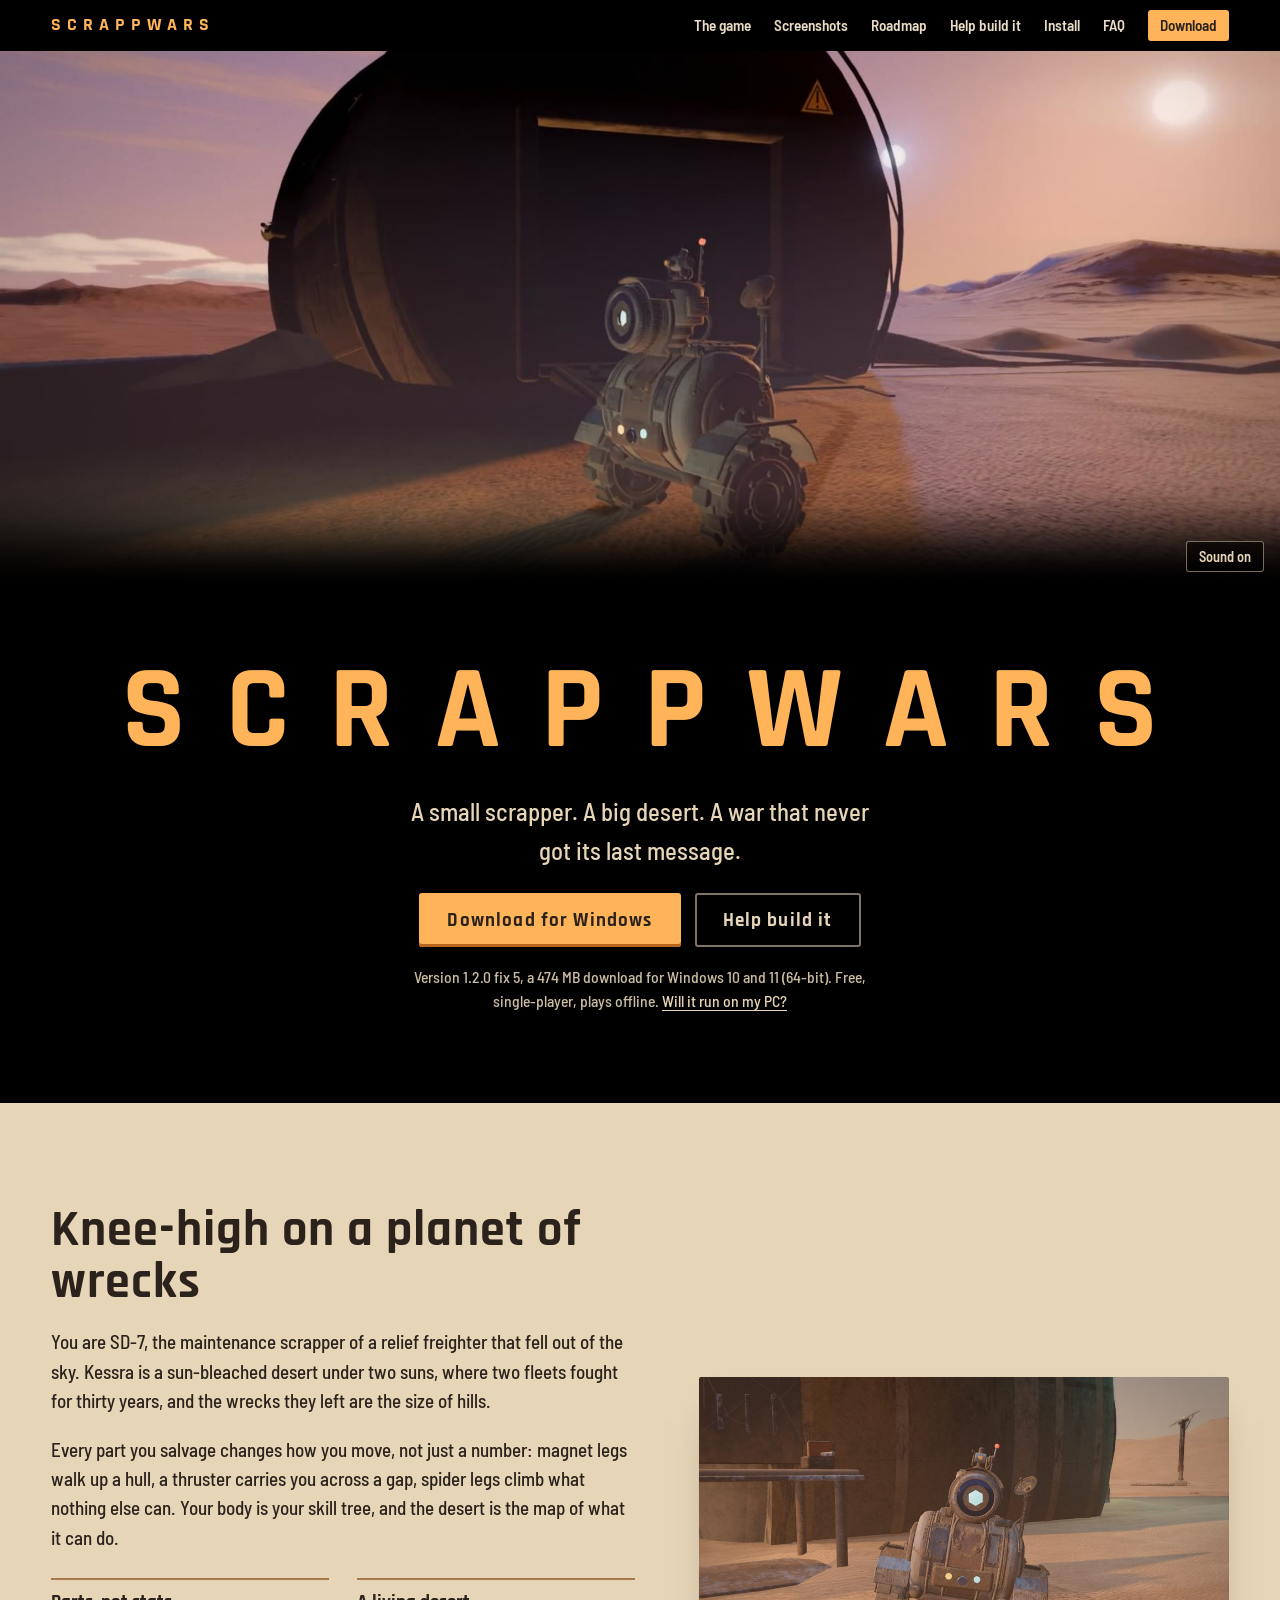
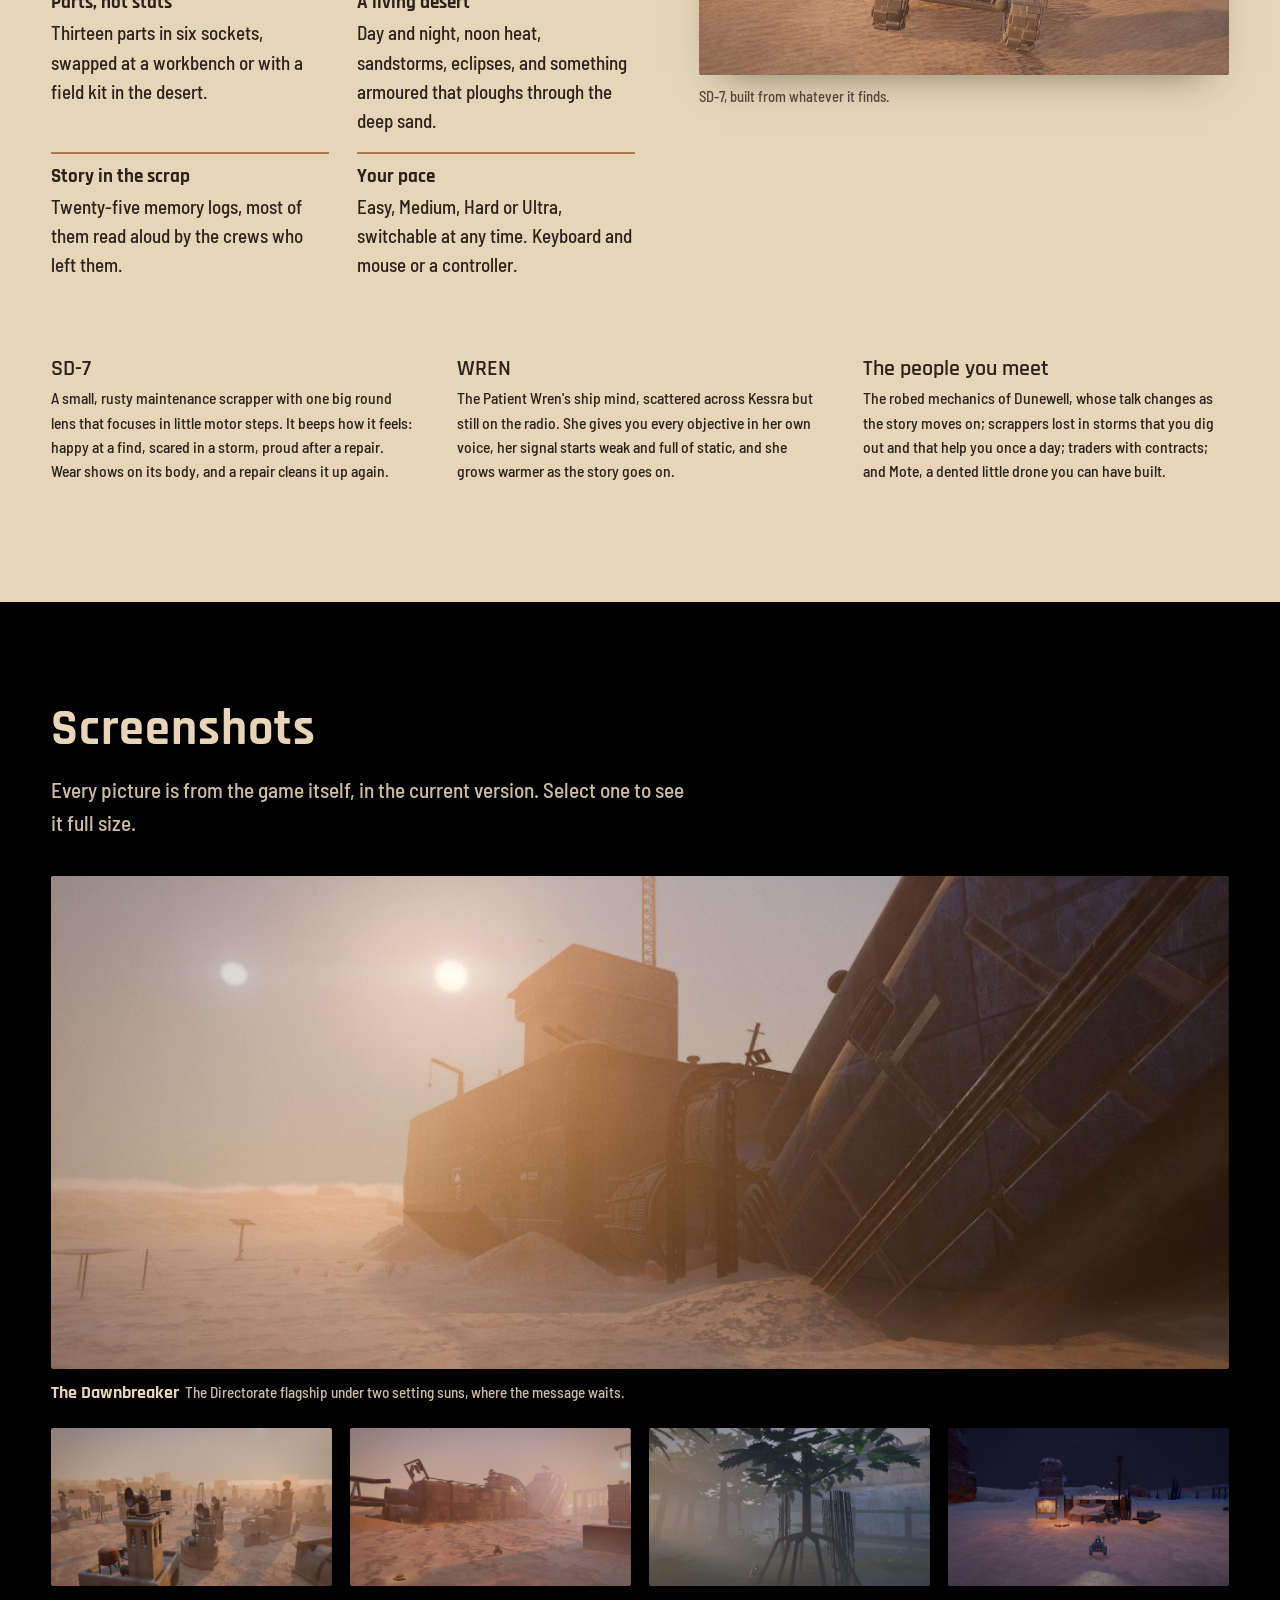
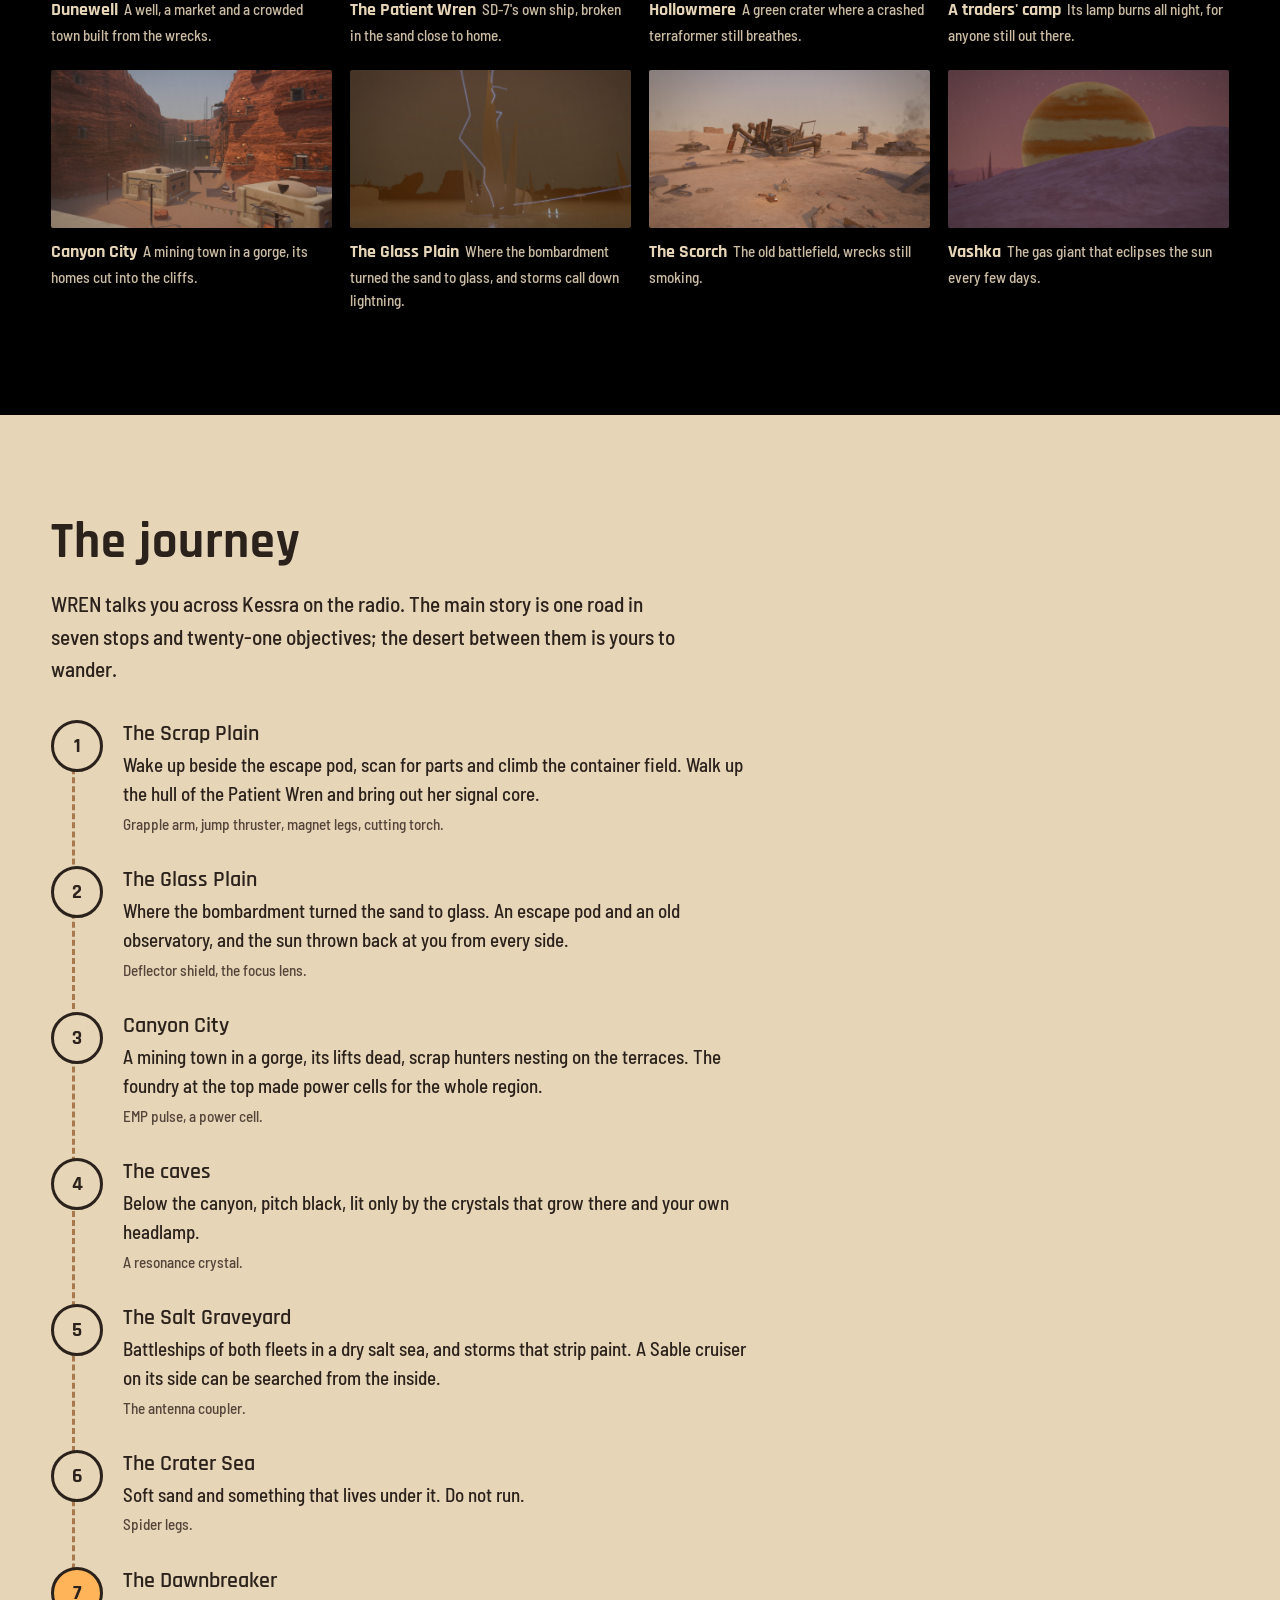
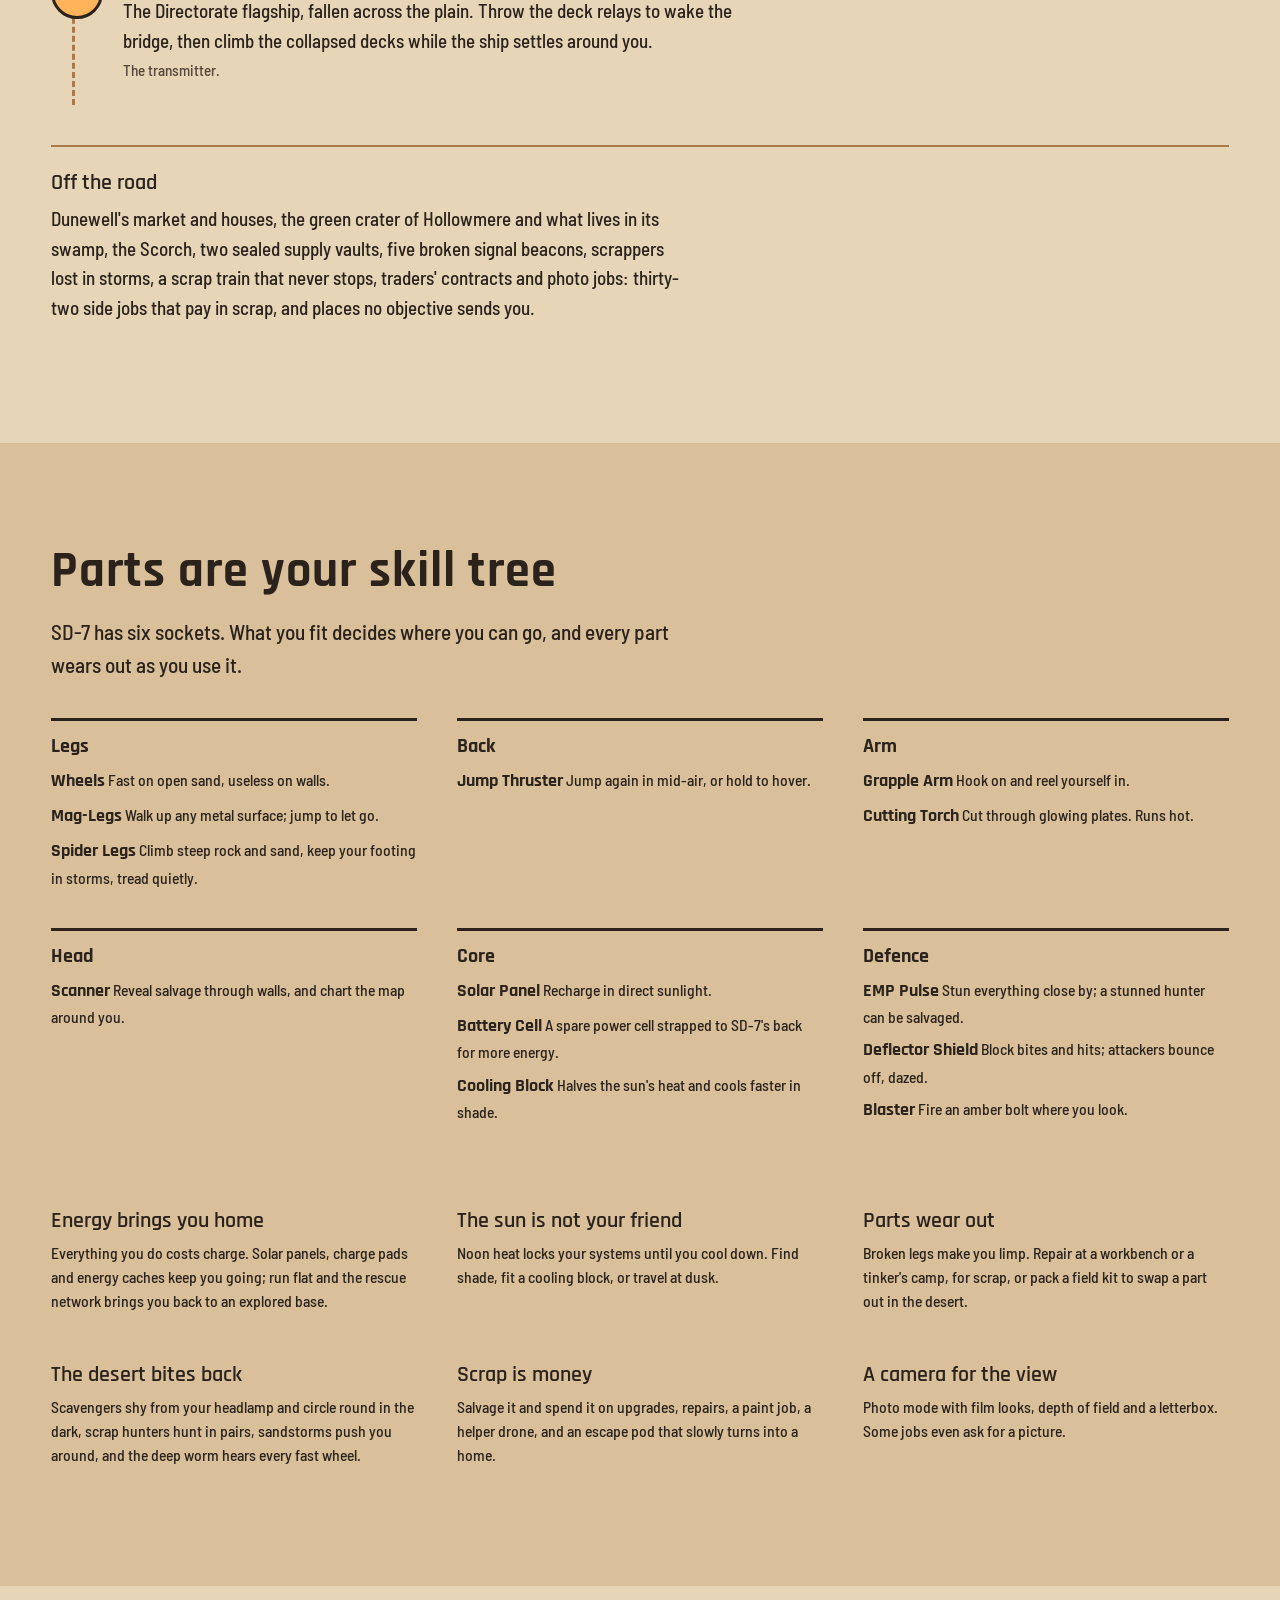
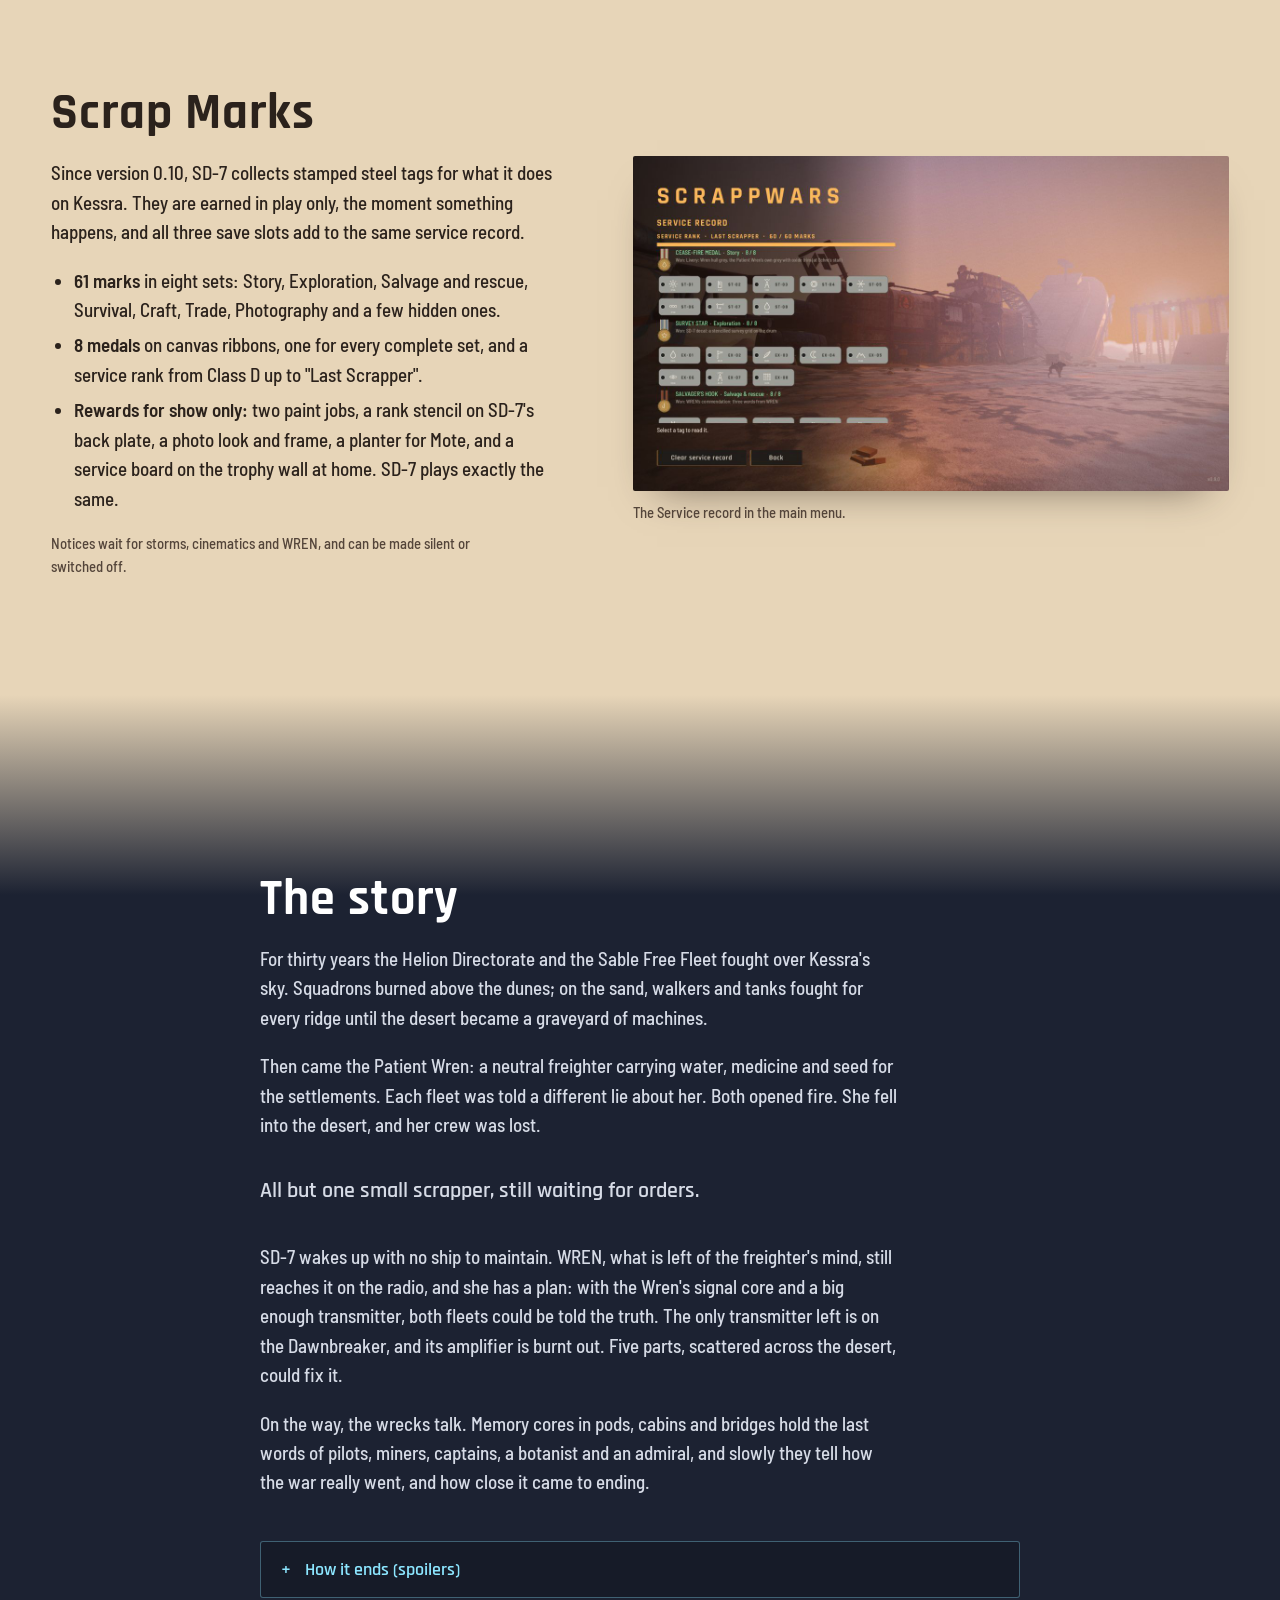
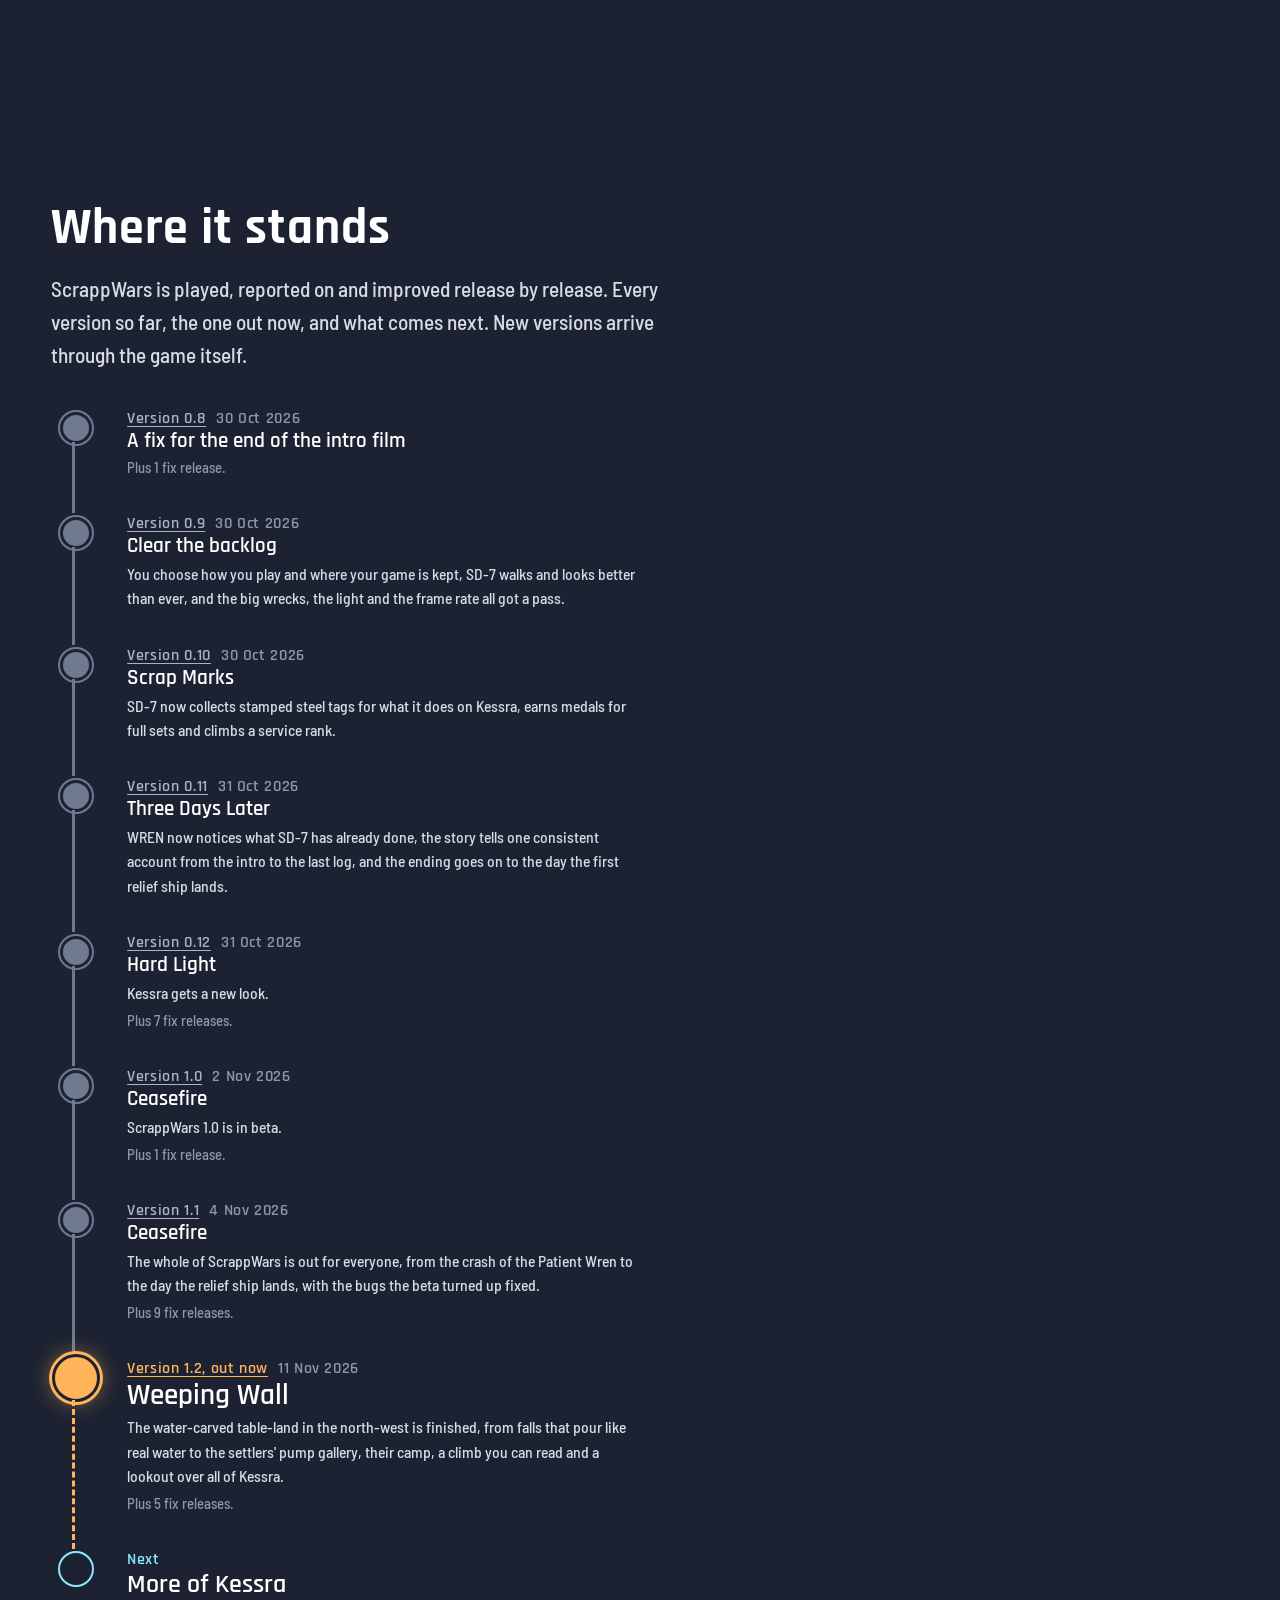
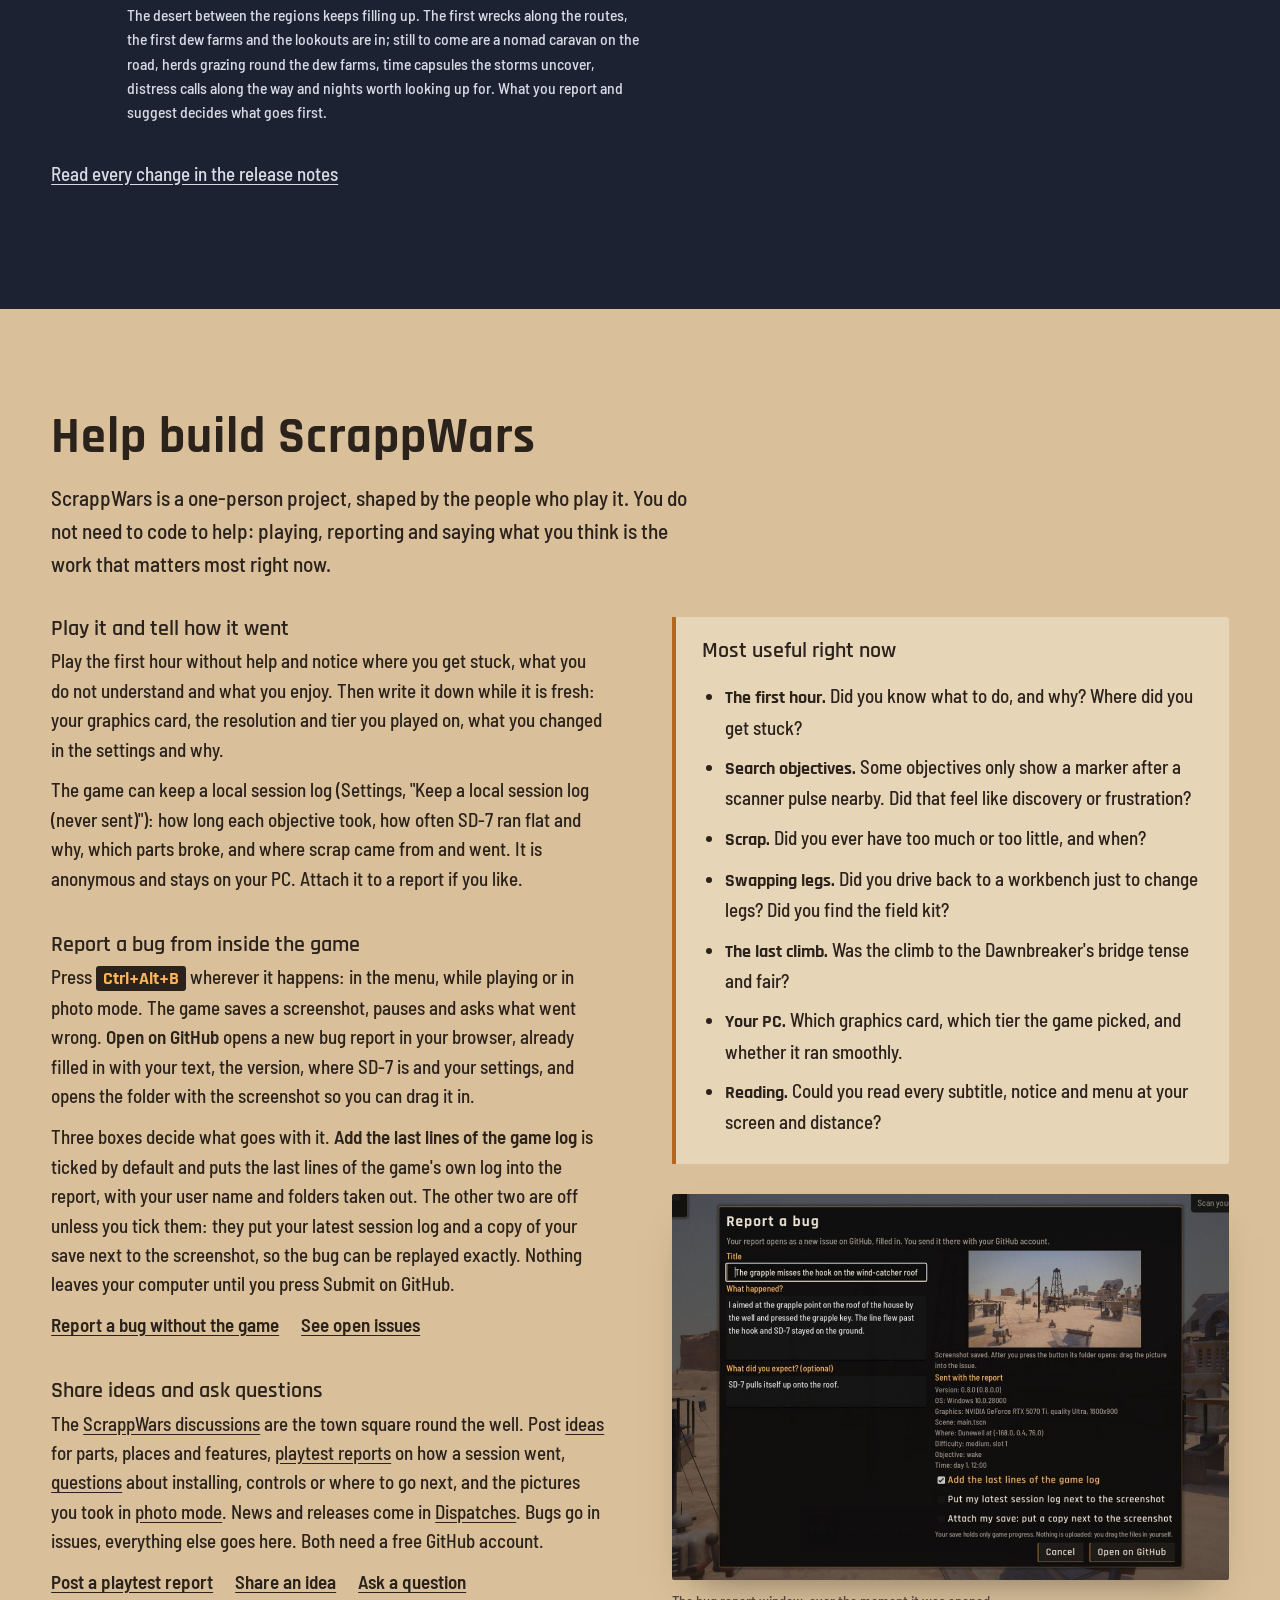
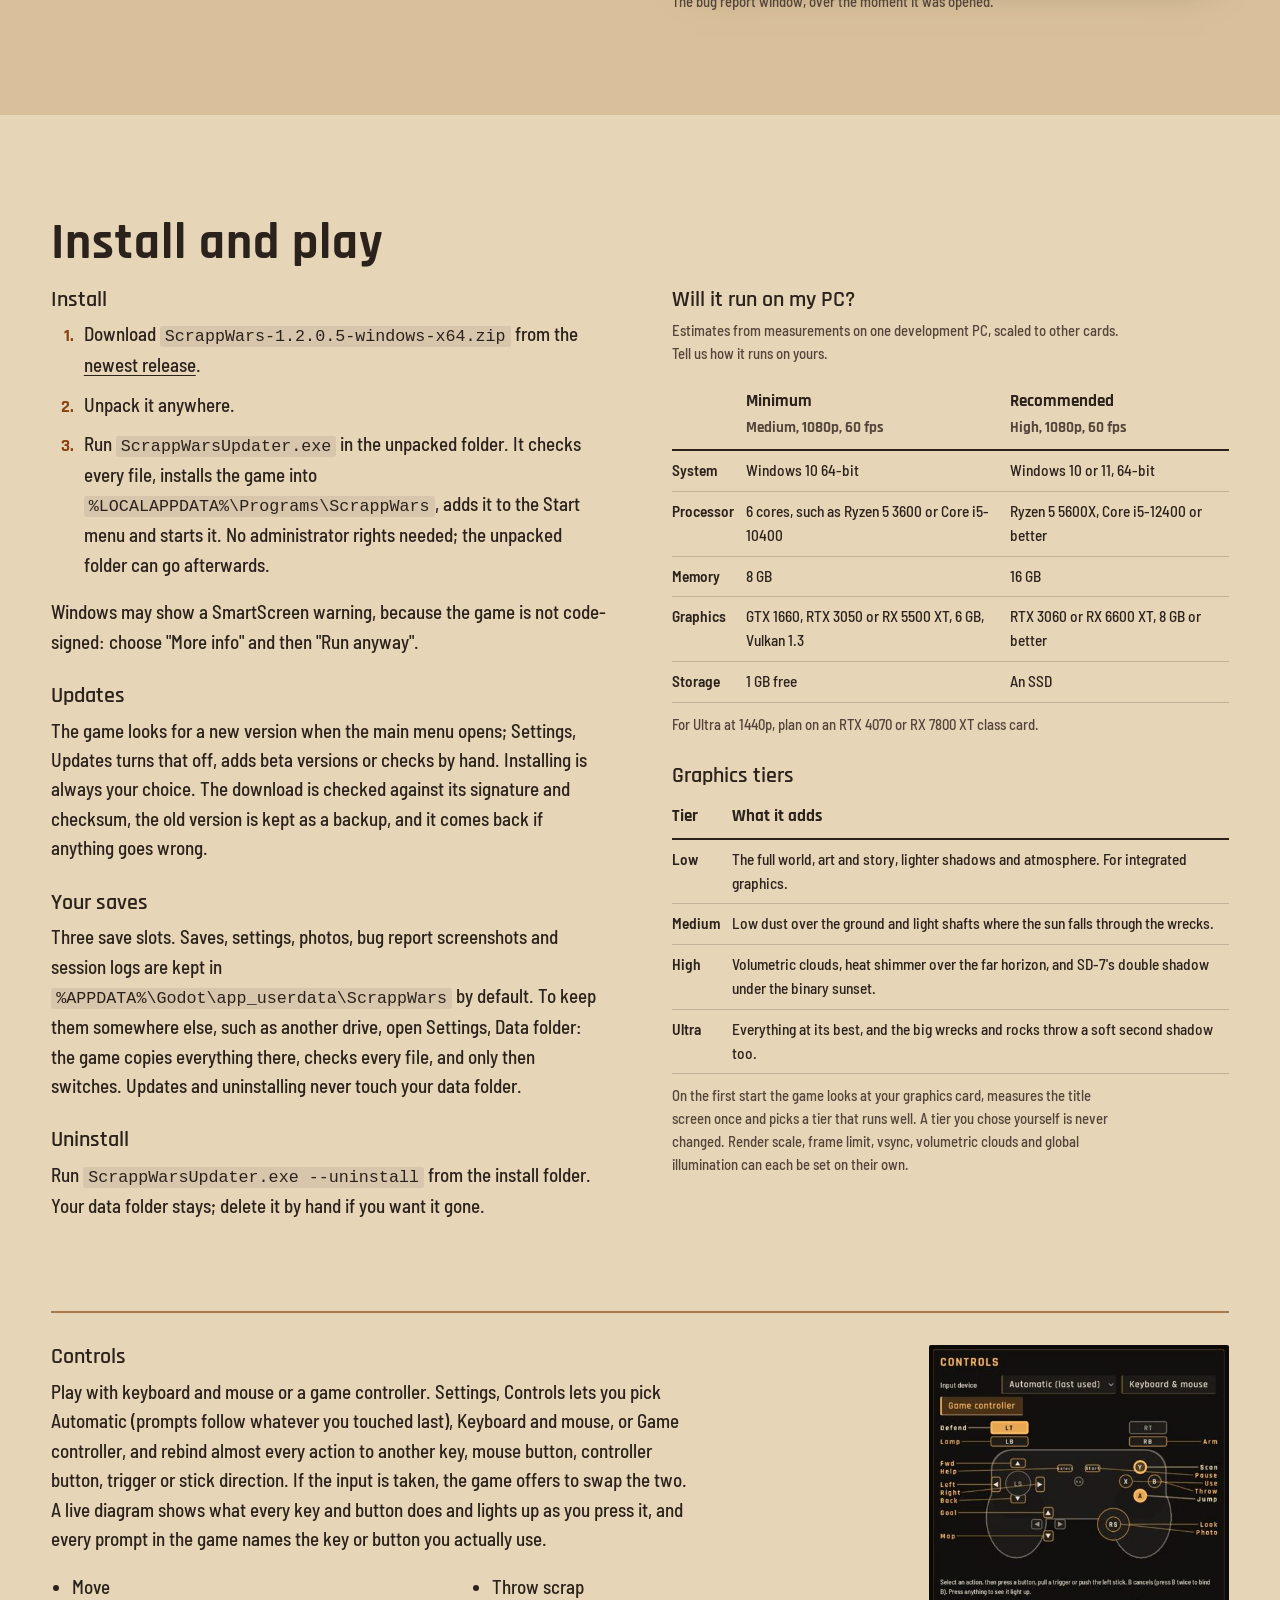
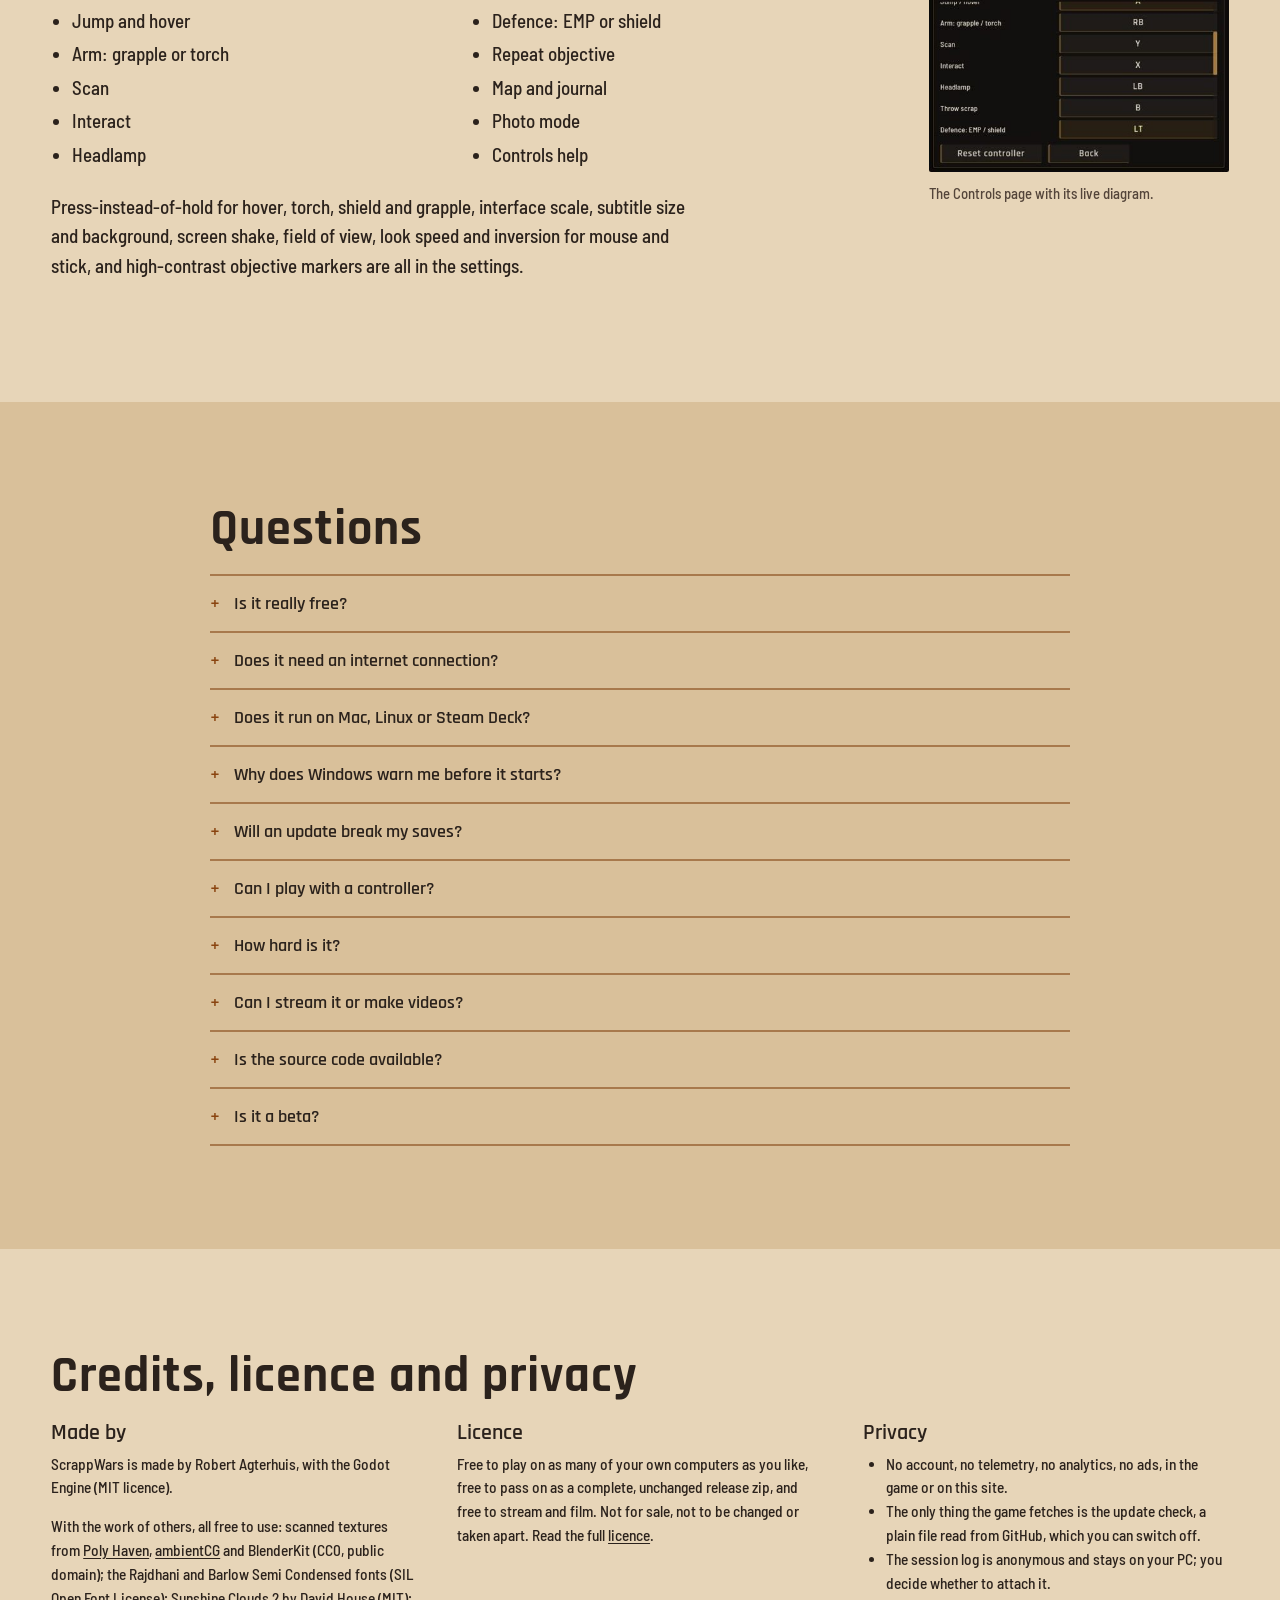
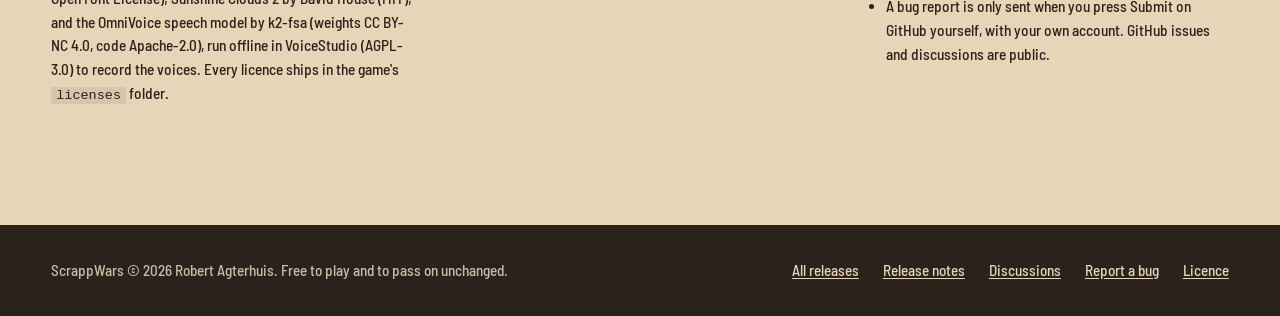
<file: docs/index.html>
<!doctype html>
<html lang="en">
<head>
<meta charset="utf-8">
<meta name="viewport" content="width=device-width, initial-scale=1">
<title>ScrappWars</title>
<meta name="description" content="A small scrapper in a desert of giant wrecks. A free single-player game for Windows: download it, play it, and help build it.">
<meta property="og:title" content="ScrappWars">
<meta property="og:description" content="A small scrapper. A big desert. A war that never got its last message. Free for Windows.">
<meta property="og:image" content="https://robertagterhuis.github.io/Game-ScrappWars/media/poster.jpg">
<meta property="og:type" content="website">
<meta name="theme-color" content="#000000">
<link rel="icon" href="media/favicon-32.png" type="image/png" sizes="32x32">
<link rel="icon" href="media/favicon-16.png" type="image/png" sizes="16x16">
<link rel="icon" href="media/icon-512.png" type="image/png" sizes="512x512">
<link rel="apple-touch-icon" href="media/apple-touch-icon.png" sizes="180x180">
<link rel="preload" href="fonts/Rajdhani-Bold.ttf" as="font" type="font/ttf" crossorigin>
<style>
@font-face { font-family: "Rajdhani"; src: url("fonts/Rajdhani-Bold.ttf") format("truetype"); font-weight: 700; font-display: swap; }
@font-face { font-family: "Rajdhani"; src: url("fonts/Rajdhani-SemiBold.ttf") format("truetype"); font-weight: 600; font-display: swap; }
@font-face { font-family: "Barlow Semi Condensed"; src: url("fonts/BarlowSemiCondensed-Medium.ttf") format("truetype"); font-weight: 500; font-display: swap; }
@font-face { font-family: "Barlow Semi Condensed"; src: url("fonts/BarlowSemiCondensed-SemiBold.ttf") format("truetype"); font-weight: 600; font-display: swap; }

/* Kessra's palette: bleached sand, scorched ink, a signal lamp's amber, a night sky and WREN's phosphor. */
:root {
	--sand: #e7d5b8;
	--sand-deep: #d9c09a;
	--dune: #a8794c;
	--ink: #2b221c;
	--ink-soft: #54453a;
	--amber: #ffb45a;
	--amber-deep: #b8651d;
	--rust: #8a4410;
	--night: #1c2232;
	--night-text: #d6dbe6;
	--signal: #8ce6ff;
	--film: #000;
	--film-text: #cbbca3;
	--display: "Rajdhani", "Arial Narrow", sans-serif;
	--body: "Barlow Semi Condensed", "Arial Narrow", sans-serif;
	--gutter: clamp(16px, 4vw, 56px);
}

* { box-sizing: border-box; }
html { scroll-behavior: smooth; scroll-padding-top: 64px; }
@media (prefers-reduced-motion: reduce) { html { scroll-behavior: auto; } }
body {
	margin: 0;
	background: var(--sand);
	color: var(--ink);
	font-family: var(--body);
	font-weight: 500;
	font-size: clamp(17px, 1.05rem + 0.2vw, 19px);
	line-height: 1.55;
	overflow-x: hidden;
}
img, video { display: block; max-width: 100%; height: auto; }
a { color: inherit; text-underline-offset: 0.16em; }
:focus-visible { outline: 3px solid var(--amber); outline-offset: 3px; }
.sand :focus-visible, .play :focus-visible { outline-color: var(--rust); }
h1, h2, h3 { font-family: var(--display); font-weight: 700; line-height: 1.05; margin: 0; }
h2 { font-size: clamp(2rem, 1.4rem + 2.2vw, 3.1rem); letter-spacing: 0.02em; margin-bottom: 18px; }
h3 { font-size: 1.4rem; font-weight: 600; }
p { margin: 0 0 1em; max-width: 64ch; }
ul, ol { padding-left: 1.2em; }
code { font-family: Consolas, "Courier New", monospace; font-size: 0.88em; background: rgba(43, 34, 28, 0.08); padding: 1px 5px; border-radius: 2px; overflow-wrap: anywhere; }
kbd { font-family: var(--display); font-weight: 700; font-size: 0.95em; background: var(--ink); color: var(--amber); padding: 1px 7px; border-radius: 3px; white-space: nowrap; }
.lead { font-size: 1.12em; max-width: 58ch; margin-bottom: 36px; }

.skip { position: absolute; left: -999px; top: 0; background: var(--amber); color: var(--ink); padding: 8px 12px; z-index: 10; }
.skip:focus { left: 8px; top: 8px; }

/* Top bar: the film's letterbox, with the way round the page in it. */
.bar {
	position: sticky; top: 0; z-index: 5;
	display: flex; align-items: center; justify-content: space-between; gap: 16px;
	background: var(--film); color: var(--sand);
	padding: 10px var(--gutter);
}
.wordmark { font-family: var(--display); font-weight: 700; font-size: 1.15rem; letter-spacing: 0.32em; text-decoration: none; color: var(--amber); }
.bar nav { display: flex; gap: clamp(10px, 1.8vw, 24px); flex-wrap: wrap; justify-content: flex-end; align-items: center; }
.bar nav a { text-decoration: none; font-weight: 600; font-size: 0.95rem; color: #e9dcc6; }
.bar nav a:hover { color: var(--amber); }
.bar .go { background: var(--amber); color: var(--ink); padding: 4px 12px 3px; border-radius: 3px; }
.bar .go:hover { background: #ffc477; color: var(--ink); }
@media (max-width: 900px) { .bar nav a:not(.go) { display: none; } }

.button {
	display: inline-block; text-decoration: none;
	font-family: var(--display); font-weight: 700; font-size: 1.2rem; letter-spacing: 0.06em;
	background: var(--amber); color: var(--ink);
	padding: 13px 28px 11px; border-radius: 3px;
	box-shadow: inset 0 -3px 0 var(--amber-deep);
}
.button:hover { background: #ffc477; }
.button.quiet { background: transparent; color: var(--sand); box-shadow: inset 0 0 0 2px rgba(231, 213, 184, 0.55); }
.button.quiet:hover { box-shadow: inset 0 0 0 2px var(--amber); color: var(--amber); }

/* Hero: the trailer in an anamorphic frame, the title under it like a title card. */
.hero { background: var(--film); color: var(--sand); padding-bottom: clamp(44px, 7vw, 96px); }
.frame { position: relative; width: 100%; aspect-ratio: 2.39 / 1; overflow: hidden; background: #000; }
.frame video { width: 100%; height: 100%; object-fit: cover; }
@media (max-width: 720px) { .frame { aspect-ratio: 16 / 9; } }
.sound {
	position: absolute; right: 16px; bottom: 14px;
	font: 600 0.9rem var(--body); color: var(--sand);
	background: rgba(0, 0, 0, 0.6); border: 1px solid rgba(231, 213, 184, 0.5); border-radius: 3px;
	padding: 6px 12px; cursor: pointer;
}
.sound:hover { border-color: var(--amber); color: var(--amber); }
.title { padding: clamp(28px, 5vw, 64px) var(--gutter) 0; display: grid; gap: 18px; justify-items: center; text-align: center; }
.title h1 {
	font-size: clamp(2.8rem, 1rem + 8vw, 7.5rem);
	letter-spacing: 0.34em; margin-right: -0.34em;
	color: var(--amber);
}
@media (max-width: 560px) { .title h1 { font-size: 2.4rem; letter-spacing: 0.16em; margin-right: -0.16em; } }
.tagline { font-size: clamp(1.15rem, 0.9rem + 0.8vw, 1.55rem); max-width: 40ch; margin: 0; color: var(--sand); }
.actions { display: flex; flex-wrap: wrap; gap: 14px; justify-content: center; margin-top: 6px; }
.meta { font-size: 0.98rem; color: var(--film-text); margin: 0; max-width: 60ch; }
.meta a { color: var(--sand); }

section { padding: clamp(60px, 8vw, 120px) var(--gutter); }
.wrap { max-width: 1180px; margin: 0 auto; }
.band { background: var(--sand-deep); }

/* Kessra: what the game is. */
.about .split { display: grid; grid-template-columns: minmax(0, 1.1fr) minmax(0, 1fr); gap: clamp(28px, 5vw, 72px); align-items: center; }
.about figure { margin: 0; }
.about img { width: 100%; aspect-ratio: 16 / 9; object-fit: cover; border-radius: 2px; box-shadow: 0 20px 40px -24px rgba(43, 34, 28, 0.6); }
figcaption { font-size: 0.92rem; color: var(--ink-soft); margin-top: 10px; }
.facts { list-style: none; padding: 0; margin: 26px 0 0; display: grid; grid-template-columns: repeat(2, minmax(0, 1fr)); gap: 16px 28px; }
.facts li { border-top: 2px solid var(--dune); padding-top: 8px; }
.facts strong { display: block; font-family: var(--display); font-size: 1.2rem; }
.cast { margin-top: clamp(48px, 6vw, 80px); display: grid; grid-template-columns: repeat(3, minmax(0, 1fr)); gap: 28px 40px; }
.cast h3 { margin-bottom: 6px; }
.cast p { font-size: 0.98rem; }
@media (max-width: 860px) { .about .split { grid-template-columns: 1fr; } .cast { grid-template-columns: 1fr; } }
@media (max-width: 480px) { .facts { grid-template-columns: 1fr; } }

/* Screenshots: one wide frame, then the rest as a contact sheet. Every picture opens full size. */
.shots { background: var(--film); color: var(--sand); }
.shots .lead { color: var(--film-text); }
.sheet { list-style: none; margin: 0; padding: 0; display: grid; grid-template-columns: repeat(4, minmax(0, 1fr)); gap: 22px 18px; }
.sheet li:first-child { grid-column: 1 / -1; }
.sheet figure { margin: 0; }
.sheet a { display: block; text-decoration: none; }
.sheet img { width: 100%; aspect-ratio: 16 / 9; object-fit: cover; border-radius: 2px; }
.sheet li:first-child img { aspect-ratio: 2.39 / 1; }
.sheet a:hover img { outline: 2px solid var(--amber); outline-offset: 2px; }
.sheet figcaption { color: var(--film-text); font-size: 0.95rem; }
.sheet figcaption b { font-family: var(--display); font-size: 1.12rem; color: var(--sand); margin-right: 6px; }
@media (max-width: 900px) { .sheet { grid-template-columns: repeat(2, minmax(0, 1fr)); } }
@media (max-width: 520px) { .sheet { grid-template-columns: 1fr; } }

/* The journey: the main line is a route, stop after stop. */
.route { list-style: none; margin: 0; padding: 0; counter-reset: stop; position: relative; }
.route::before { content: ""; position: absolute; left: 21px; top: 10px; bottom: 10px; border-left: 3px dashed var(--dune); }
.route li { counter-increment: stop; position: relative; padding: 0 0 32px 72px; }
.route li::before {
	content: counter(stop);
	position: absolute; left: 0; top: -2px; width: 46px; height: 46px; border-radius: 50%;
	display: grid; place-items: center;
	background: var(--sand); border: 3px solid var(--ink);
	font: 700 1.25rem var(--display);
}
.route li:last-child::before { background: var(--amber); }
.route h3 { margin-bottom: 4px; }
.route p { margin: 0; }
.route .finds { color: var(--ink-soft); font-size: 0.95rem; margin-top: 4px; }
.aside { margin-top: 30px; padding-top: 24px; border-top: 2px solid var(--dune); }
.aside h3 { margin-bottom: 10px; }

/* Parts: the loadout, grouped by the socket each part fits. */
.slots { display: grid; grid-template-columns: repeat(3, minmax(0, 1fr)); gap: 30px 40px; margin: 0; }
.slots > div { border-top: 3px solid var(--ink); padding-top: 10px; }
.slots dt { font-family: var(--display); font-weight: 700; font-size: 1.25rem; }
.slots dd { margin: 0 0 4px; }
.slots dd + dt { margin-top: 0; }
.slots ul { list-style: none; padding: 0; margin: 6px 0 0; }
.slots li { margin-bottom: 8px; font-size: 0.98rem; }
.slots li b { font-family: var(--display); font-size: 1.1rem; }
@media (max-width: 900px) { .slots { grid-template-columns: 1fr 1fr; } }
@media (max-width: 560px) { .slots { grid-template-columns: 1fr; } }

.systems { display: grid; grid-template-columns: repeat(3, minmax(0, 1fr)); gap: 34px 40px; margin-top: clamp(48px, 6vw, 80px); }
.systems h3 { margin-bottom: 8px; }
.systems p { font-size: 0.98rem; }
@media (max-width: 900px) { .systems { grid-template-columns: 1fr 1fr; } }
@media (max-width: 560px) { .systems { grid-template-columns: 1fr; } }

/* Scrap Marks: the service record beside what it counts. */
.marks .split { display: grid; grid-template-columns: minmax(0, 1fr) minmax(0, 1.15fr); gap: clamp(28px, 5vw, 72px); align-items: center; }
.marks figure { margin: 0; }
.marks img { width: 100%; border-radius: 2px; box-shadow: 0 20px 40px -24px rgba(43, 34, 28, 0.6); }
.marks ul { margin: 0 0 1em; }
.marks li { margin-bottom: 6px; }
@media (max-width: 860px) { .marks .split { grid-template-columns: 1fr; } }

/* The story: night falls. */
.story { background: linear-gradient(var(--sand), var(--night) 200px); color: var(--night-text); padding-top: clamp(150px, 14vw, 220px); }
.story h2 { color: #fff; }
.story .wrap { max-width: 760px; }
.story p { color: var(--night-text); }
.voice { font-family: var(--display); font-weight: 600; font-size: 1.4rem; color: var(--amber); margin: 34px 0; max-width: 46ch; }
.story details { margin-top: 44px; border: 1px solid rgba(140, 230, 255, 0.35); border-radius: 3px; background: rgba(0, 0, 0, 0.2); }
.story summary { color: var(--signal); }
.spoiler { padding: 0 20px 18px; }
.spoiler .signal { font-size: 2.2rem; letter-spacing: 0.18em; color: var(--signal); margin: 18px 0; }
.after { margin-top: 32px; }
.after h3 { color: #fff; margin-bottom: 10px; }
summary { cursor: pointer; padding: 16px 20px; font: 600 1.15rem var(--display); list-style: none; }
summary::-webkit-details-marker { display: none; }
summary::before { content: "+"; display: inline-block; width: 1.3em; }
details[open] > summary::before { content: "\2212"; }

/* Where it stands: one route from the first release to the next one. Past stops are filled,
   the version out now is the amber lamp, what comes next is still an open ring. */
.roadmap { background: var(--night); color: var(--night-text); }
.roadmap h2 { color: #fff; }
.roadmap .lead { color: var(--night-text); }
.track { list-style: none; margin: 0; padding: 0; position: relative; max-width: 860px; }
.track > li { position: relative; padding: 0 0 30px 76px; }
.track > li::before {
	content: ""; position: absolute; left: 9px; top: 4px; width: 26px; height: 26px; border-radius: 50%;
	background: #6f7a90; border: 3px solid var(--night);
	box-shadow: 0 0 0 2px #6f7a90;
}
.track > li:not(:last-child)::after { content: ""; position: absolute; left: 21px; top: 34px; bottom: 0; border-left: 3px solid #6f7a90; }
.track > li.here::before { left: 1px; top: -4px; width: 42px; height: 42px; background: var(--amber); box-shadow: 0 0 0 3px var(--amber), 0 0 22px rgba(255, 180, 90, 0.55); }
.track > li.here::after { top: 42px; border-left-style: dashed; border-left-color: var(--amber); }
.track > li.next::before { background: var(--night); box-shadow: 0 0 0 2px var(--signal); }
.track .when { font: 600 1rem var(--display); letter-spacing: 0.04em; color: #a9b3c6; margin: 0 0 2px; }
.track .when a { color: inherit; }
.track .when time { margin-left: 10px; color: #8d97ab; font-weight: 500; }
.track h3 { color: #fff; margin-bottom: 4px; font-size: 1.3rem; }
.track p { margin: 0 0 4px; font-size: 0.98rem; }
.track .fixes { color: #8d97ab; font-size: 0.92rem; }
.track .here .when { color: var(--amber); }
.track .here h3 { font-size: 1.8rem; }
.track .next .when { color: var(--signal); }
.track .next h3 { font-size: 1.6rem; }
.track ul { margin: 6px 0 0; padding-left: 1.1em; font-size: 0.98rem; }

/* Help build it: the ways in, and what helps most right now. */
.help .split { display: grid; grid-template-columns: minmax(0, 1fr) minmax(0, 1fr); gap: clamp(28px, 5vw, 72px); align-items: start; }
.ways { display: grid; gap: 28px; }
.ways h3 { margin-bottom: 6px; }
.ways p { margin-bottom: 0.6em; }
.ways .links { display: flex; flex-wrap: wrap; gap: 6px 22px; font-weight: 600; }
.wanted { background: var(--sand); border-left: 4px solid var(--amber-deep); padding: 22px 26px 8px; border-radius: 0 3px 3px 0; }
.wanted h3 { margin-bottom: 12px; }
.wanted li { margin-bottom: 10px; }
.wanted li b { font-family: var(--display); font-size: 1.1rem; }
.bugshot { margin: 30px 0 0; }
.bugshot img { width: 100%; border-radius: 2px; box-shadow: 0 20px 40px -24px rgba(43, 34, 28, 0.6); }
@media (max-width: 860px) { .help .split { grid-template-columns: 1fr; } }

/* Install and play. */
.install .split { display: grid; grid-template-columns: minmax(0, 1fr) minmax(0, 1fr); gap: clamp(28px, 5vw, 72px); }
.install h3 { margin: 28px 0 8px; }
.install h3:first-child { margin-top: 0; }
.steps { margin: 0 0 18px; padding-left: 1.4em; }
.steps li { margin-bottom: 10px; padding-left: 6px; }
.steps li::marker { font: 700 1.1rem var(--display); color: var(--rust); }
.table-wrap { overflow-x: auto; margin: 0 0 10px; }
table { border-collapse: collapse; width: 100%; font-size: 0.96rem; }
th, td { text-align: left; vertical-align: top; padding: 8px 12px 8px 0; border-bottom: 1px solid rgba(43, 34, 28, 0.2); }
thead th { font-family: var(--display); font-size: 1.08rem; border-bottom: 2px solid var(--ink); }
tbody th { font-weight: 600; white-space: nowrap; }
.small { font-size: 0.92rem; color: var(--ink-soft); }
.controls { display: grid; grid-template-columns: minmax(0, 1fr) minmax(0, 300px); gap: clamp(24px, 4vw, 48px); align-items: start; margin-top: clamp(48px, 6vw, 72px); padding-top: 32px; border-top: 2px solid var(--dune); }
.controls figure { margin: 0; }
.controls img { width: 100%; border-radius: 2px; }
.actionlist { columns: 2; column-gap: 32px; padding-left: 1.1em; margin: 0 0 1em; }
.actionlist li { break-inside: avoid; margin-bottom: 4px; }
@media (max-width: 860px) { .install .split, .controls { grid-template-columns: 1fr; } .controls figure { max-width: 360px; } }
@media (max-width: 480px) { .actionlist { columns: 1; } }

/* FAQ. */
.faq .wrap { max-width: 860px; }
.faq details { border-top: 2px solid var(--dune); }
.faq details:last-of-type { border-bottom: 2px solid var(--dune); }
.faq summary { padding: 16px 0; color: var(--ink); }
.faq summary::before { color: var(--rust); }
.faq details > div { padding: 0 0 14px 1.3em; }

/* Credits, licence and privacy. */
.credits .cols { display: grid; grid-template-columns: repeat(3, minmax(0, 1fr)); gap: 30px 40px; }
.credits h3 { margin-bottom: 8px; }
.credits p, .credits li { font-size: 0.96rem; }
.credits ul { margin: 0; }
@media (max-width: 860px) { .credits .cols { grid-template-columns: 1fr; } }

footer { background: var(--ink); color: var(--film-text); padding: 34px var(--gutter); font-size: 0.95rem; }
footer .wrap { display: flex; flex-wrap: wrap; justify-content: space-between; gap: 14px 30px; }
footer nav { display: flex; flex-wrap: wrap; gap: 8px 24px; }
footer a { color: var(--sand); }
</style>
</head>
<body>
<a class="skip" href="#kessra">Skip to the page</a>

<header class="bar">
	<a class="wordmark" href="#top" aria-label="ScrappWars, back to the top">SCRAPPWARS</a>
	<nav aria-label="Sections">
		<a href="#kessra">The game</a>
		<a href="#screenshots">Screenshots</a>
		<a href="#next">Roadmap</a>
		<a href="#help">Help build it</a>
		<a href="#install">Install</a>
		<a href="#faq">FAQ</a>
		<a class="go" href="https://github.com/RobertAgterhuis/Game-ScrappWars/releases/latest">Download</a>
	</nav>
</header>

<main id="top">
	<div class="hero">
		<div class="frame">
			<video id="trailer" src="media/trailer.mp4" poster="media/poster.jpg" muted loop playsinline preload="none"
				aria-label="ScrappWars trailer, 30 seconds"></video>
			<button class="sound" id="sound" type="button" aria-pressed="false">Sound on</button>
		</div>
		<div class="title">
			<h1>SCRAPPWARS</h1>
			<p class="tagline">A small scrapper. A big desert. A war that never got its last message.</p>
			<div class="actions">
				<a class="button" href="https://github.com/RobertAgterhuis/Game-ScrappWars/releases/latest">Download for Windows</a>
				<a class="button quiet" href="#help">Help build it</a>
			</div>
			<p class="meta">Version 1.2.0 fix 5, a 474 MB download for Windows 10 and 11 (64-bit). Free, single-player, plays offline. <a href="#requirements">Will it run on my PC?</a></p>
		</div>
	</div>

	<section class="about" id="kessra">
		<div class="wrap">
			<div class="split">
				<div>
					<h2>Knee-high on a planet of wrecks</h2>
					<p>You are SD-7, the maintenance scrapper of a relief freighter that fell out of the sky. Kessra is a sun-bleached desert under two suns, where two fleets fought for thirty years, and the wrecks they left are the size of hills.</p>
					<p>Every part you salvage changes how you move, not just a number: magnet legs walk up a hull, a thruster carries you across a gap, spider legs climb what nothing else can. Your body is your skill tree, and the desert is the map of what it can do.</p>
					<ul class="facts">
						<li><strong>Parts, not stats</strong>Thirteen parts in six sockets, swapped at a workbench or with a field kit in the desert.</li>
						<li><strong>A living desert</strong>Day and night, noon heat, sandstorms, eclipses, and something armoured that ploughs through the deep sand.</li>
						<li><strong>Story in the scrap</strong>Twenty-five memory logs, most of them read aloud by the crews who left them.</li>
						<li><strong>Your pace</strong>Easy, Medium, Hard or Ultra, switchable at any time. Keyboard and mouse or a controller.</li>
					</ul>
				</div>
				<figure>
					<img src="media/sd7-960.jpg" srcset="media/sd7-960.jpg 960w, media/sd7.jpg 1920w" sizes="(max-width: 860px) 100vw, 45vw"
						width="1920" height="1080" alt="SD-7, a small scrapper on wheels patched together from dented salvaged plates and welds, looking out through one oversized round focusing lens, a rusty dish on its shoulder, beside the escape pod and its workbench in the late sun">
					<figcaption>SD-7, built from whatever it finds.</figcaption>
				</figure>
			</div>
			<div class="cast">
				<div>
					<h3>SD-7</h3>
					<p>A small, rusty maintenance scrapper with one big round lens that focuses in little motor steps. It beeps how it feels: happy at a find, scared in a storm, proud after a repair. Wear shows on its body, and a repair cleans it up again.</p>
				</div>
				<div>
					<h3>WREN</h3>
					<p>The Patient Wren's ship mind, scattered across Kessra but still on the radio. She gives you every objective in her own voice, her signal starts weak and full of static, and she grows warmer as the story goes on.</p>
				</div>
				<div>
					<h3>The people you meet</h3>
					<p>The robed mechanics of Dunewell, whose talk changes as the story moves on; scrappers lost in storms that you dig out and that help you once a day; traders with contracts; and Mote, a dented little drone you can have built.</p>
				</div>
			</div>
		</div>
	</section>

	<section class="shots" id="screenshots" aria-labelledby="screenshots-title">
		<div class="wrap">
			<h2 id="screenshots-title">Screenshots</h2>
			<p class="lead">Every picture is from the game itself, in the current version. Select one to see it full size.</p>
			<ul class="sheet">
				<li><figure><a href="media/dawnbreaker.jpg"><img src="media/dawnbreaker-1280.jpg" srcset="media/dawnbreaker-1280.jpg 1280w, media/dawnbreaker.jpg 1920w" sizes="(max-width: 1180px) 92vw, 1180px" width="1920" height="1080" alt="Two suns setting side by side behind the Dawnbreaker, a huge slate warship half buried in sand, its bridge tower and plated hull against the sky"></a><figcaption><b>The Dawnbreaker</b>The Directorate flagship under two setting suns, where the message waits.</figcaption></figure></li>
				<li><figure><a href="media/dunewell.jpg"><img src="media/dunewell-1280.jpg" sizes="(max-width: 520px) 92vw, (max-width: 900px) 46vw, 290px" srcset="media/dunewell-1280.jpg 1280w" width="1280" height="720" loading="lazy" alt="Dunewell in the late afternoon: mud-plastered houses packed close round the well derrick, each with a wind-catcher tower and its cowl turned into the wind"></a><figcaption><b>Dunewell</b>A well, a market and a crowded town built from the wrecks.</figcaption></figure></li>
				<li><figure><a href="media/wren.jpg"><img src="media/wren-1280.jpg" sizes="(max-width: 520px) 92vw, (max-width: 900px) 46vw, 290px" srcset="media/wren-1280.jpg 1280w" width="1280" height="720" loading="lazy" alt="The Patient Wren, a blocky cargo freighter broken in half and half buried in the sand, in low golden light, with SD-7 small in the foreground"></a><figcaption><b>The Patient Wren</b>SD-7's own ship, broken in the sand close to home.</figcaption></figure></li>
				<li><figure><a href="media/hollowmere.jpg"><img src="media/hollowmere-1280.jpg" sizes="(max-width: 520px) 92vw, (max-width: 900px) 46vw, 290px" srcset="media/hollowmere-1280.jpg 1280w" width="1280" height="720" loading="lazy" alt="Mangroves hung with vines in the morning mist of a green crater, the pale hull of a crashed terraformer behind them"></a><figcaption><b>Hollowmere</b>A green crater where a crashed terraformer still breathes.</figcaption></figure></li>
				<li><figure><a href="media/camp.jpg"><img src="media/camp-1280.jpg" sizes="(max-width: 520px) 92vw, (max-width: 900px) 46vw, 290px" srcset="media/camp-1280.jpg 1280w" width="1280" height="720" loading="lazy" alt="A traders' camp at night: a canvas shade, a contract board and crates round a small fire, with SD-7 and its headlamp in front"></a><figcaption><b>A traders' camp</b>Its lamp burns all night, for anyone still out there.</figcaption></figure></li>
				<li><figure><a href="media/canyon.jpg"><img src="media/canyon-1280.jpg" sizes="(max-width: 520px) 92vw, (max-width: 900px) 46vw, 290px" srcset="media/canyon-1280.jpg 1280w" width="1280" height="720" loading="lazy" alt="Canyon City by day: plastered houses on the gorge floor, and rooms, walkways and lift masts cut into the orange canyon walls above"></a><figcaption><b>Canyon City</b>A mining town in a gorge, its homes cut into the cliffs.</figcaption></figure></li>
				<li><figure><a href="media/glass.jpg"><img src="media/glass-1280.jpg" sizes="(max-width: 520px) 92vw, (max-width: 900px) 46vw, 290px" srcset="media/glass-1280.jpg 1280w" width="1280" height="720" loading="lazy" alt="Lightning striking a black glass spire in a sandstorm, an arc crawling across the sand to the next spire"></a><figcaption><b>The Glass Plain</b>Where the bombardment turned the sand to glass, and storms call down lightning.</figcaption></figure></li>
				<li><figure><a href="media/scorch.jpg"><img src="media/scorch-1280.jpg" sizes="(max-width: 520px) 92vw, (max-width: 900px) 46vw, 290px" srcset="media/scorch-1280.jpg 1280w" width="1280" height="720" loading="lazy" alt="A toppled walker and wrecked tanks on a cratered battlefield, smoke still rising from them"></a><figcaption><b>The Scorch</b>The old battlefield, wrecks still smoking.</figcaption></figure></li>
				<li><figure><a href="media/vashka.jpg"><img src="media/vashka-1280.jpg" sizes="(max-width: 520px) 92vw, (max-width: 900px) 46vw, 290px" srcset="media/vashka-1280.jpg 1280w" width="1280" height="720" loading="lazy" alt="The banded gas giant Vashka rising huge behind a dune in the violet dusk, the first stars out"></a><figcaption><b>Vashka</b>The gas giant that eclipses the sun every few days.</figcaption></figure></li>
			</ul>
		</div>
	</section>

	<section class="journey sand" id="journey">
		<div class="wrap">
			<h2>The journey</h2>
			<p class="lead">WREN talks you across Kessra on the radio. The main story is one road in seven stops and twenty-one objectives; the desert between them is yours to wander.</p>
			<ol class="route">
				<li><h3>The Scrap Plain</h3><p>Wake up beside the escape pod, scan for parts and climb the container field. Walk up the hull of the Patient Wren and bring out her signal core.</p><p class="finds">Grapple arm, jump thruster, magnet legs, cutting torch.</p></li>
				<li><h3>The Glass Plain</h3><p>Where the bombardment turned the sand to glass. An escape pod and an old observatory, and the sun thrown back at you from every side.</p><p class="finds">Deflector shield, the focus lens.</p></li>
				<li><h3>Canyon City</h3><p>A mining town in a gorge, its lifts dead, scrap hunters nesting on the terraces. The foundry at the top made power cells for the whole region.</p><p class="finds">EMP pulse, a power cell.</p></li>
				<li><h3>The caves</h3><p>Below the canyon, pitch black, lit only by the crystals that grow there and your own headlamp.</p><p class="finds">A resonance crystal.</p></li>
				<li><h3>The Salt Graveyard</h3><p>Battleships of both fleets in a dry salt sea, and storms that strip paint. A Sable cruiser on its side can be searched from the inside.</p><p class="finds">The antenna coupler.</p></li>
				<li><h3>The Crater Sea</h3><p>Soft sand and something that lives under it. Do not run.</p><p class="finds">Spider legs.</p></li>
				<li><h3>The Dawnbreaker</h3><p>The Directorate flagship, fallen across the plain. Throw the deck relays to wake the bridge, then climb the collapsed decks while the ship settles around you.</p><p class="finds">The transmitter.</p></li>
			</ol>
			<div class="aside">
				<h3>Off the road</h3>
				<p>Dunewell's market and houses, the green crater of Hollowmere and what lives in its swamp, the Scorch, two sealed supply vaults, five broken signal beacons, scrappers lost in storms, a scrap train that never stops, traders' contracts and photo jobs: thirty-two side jobs that pay in scrap, and places no objective sends you.</p>
			</div>
		</div>
	</section>

	<section class="play band sand" id="play">
		<div class="wrap">
			<h2>Parts are your skill tree</h2>
			<p class="lead">SD-7 has six sockets. What you fit decides where you can go, and every part wears out as you use it.</p>
			<dl class="slots">
				<div><dt>Legs</dt><dd><ul>
					<li><b>Wheels</b> Fast on open sand, useless on walls.</li>
					<li><b>Mag-Legs</b> Walk up any metal surface; jump to let go.</li>
					<li><b>Spider Legs</b> Climb steep rock and sand, keep your footing in storms, tread quietly.</li>
				</ul></dd></div>
				<div><dt>Back</dt><dd><ul>
					<li><b>Jump Thruster</b> Jump again in mid-air, or hold to hover.</li>
				</ul></dd></div>
				<div><dt>Arm</dt><dd><ul>
					<li><b>Grapple Arm</b> Hook on and reel yourself in.</li>
					<li><b>Cutting Torch</b> Cut through glowing plates. Runs hot.</li>
				</ul></dd></div>
				<div><dt>Head</dt><dd><ul>
					<li><b>Scanner</b> Reveal salvage through walls, and chart the map around you.</li>
				</ul></dd></div>
				<div><dt>Core</dt><dd><ul>
					<li><b>Solar Panel</b> Recharge in direct sunlight.</li>
					<li><b>Battery Cell</b> A spare power cell strapped to SD-7's back for more energy.</li>
					<li><b>Cooling Block</b> Halves the sun's heat and cools faster in shade.</li>
				</ul></dd></div>
				<div><dt>Defence</dt><dd><ul>
					<li><b>EMP Pulse</b> Stun everything close by; a stunned hunter can be salvaged.</li>
					<li><b>Deflector Shield</b> Block bites and hits; attackers bounce off, dazed.</li>
					<li><b>Blaster</b> Fire an amber bolt where you look.</li>
				</ul></dd></div>
			</dl>
			<div class="systems">
				<div><h3>Energy brings you home</h3><p>Everything you do costs charge. Solar panels, charge pads and energy caches keep you going; run flat and the rescue network brings you back to an explored base.</p></div>
				<div><h3>The sun is not your friend</h3><p>Noon heat locks your systems until you cool down. Find shade, fit a cooling block, or travel at dusk.</p></div>
				<div><h3>Parts wear out</h3><p>Broken legs make you limp. Repair at a workbench or a tinker's camp, for scrap, or pack a field kit to swap a part out in the desert.</p></div>
				<div><h3>The desert bites back</h3><p>Scavengers shy from your headlamp and circle round in the dark, scrap hunters hunt in pairs, sandstorms push you around, and the deep worm hears every fast wheel.</p></div>
				<div><h3>Scrap is money</h3><p>Salvage it and spend it on upgrades, repairs, a paint job, a helper drone, and an escape pod that slowly turns into a home.</p></div>
				<div><h3>A camera for the view</h3><p>Photo mode with film looks, depth of field and a letterbox. Some jobs even ask for a picture.</p></div>
			</div>
		</div>
	</section>

	<section class="marks sand" id="marks">
		<div class="wrap split">
			<div>
				<h2>Scrap Marks</h2>
				<p>Since version 0.10, SD-7 collects stamped steel tags for what it does on Kessra. They are earned in play only, the moment something happens, and all three save slots add to the same service record.</p>
				<ul>
					<li><b>61 marks</b> in eight sets: Story, Exploration, Salvage and rescue, Survival, Craft, Trade, Photography and a few hidden ones.</li>
					<li><b>8 medals</b> on canvas ribbons, one for every complete set, and a service rank from Class D up to "Last Scrapper".</li>
					<li><b>Rewards for show only:</b> two paint jobs, a rank stencil on SD-7's back plate, a photo look and frame, a planter for Mote, and a service board on the trophy wall at home. SD-7 plays exactly the same.</li>
				</ul>
				<p class="small">Notices wait for storms, cinematics and WREN, and can be made silent or switched off.</p>
			</div>
			<figure>
				<img src="media/service-record.jpg" width="1280" height="720" loading="lazy"
					alt="The Service record in the main menu: the service rank Last Scrapper with every mark earned, the Cease-fire Medal and Survey Star sets with their stamped steel tags, over the title backdrop">
				<figcaption>The Service record in the main menu.</figcaption>
			</figure>
		</div>
	</section>

	<section class="story" id="story">
		<div class="wrap">
			<h2>The story</h2>
			<p>For thirty years the Helion Directorate and the Sable Free Fleet fought over Kessra's sky. Squadrons burned above the dunes; on the sand, walkers and tanks fought for every ridge until the desert became a graveyard of machines.</p>
			<p>Then came the Patient Wren: a neutral freighter carrying water, medicine and seed for the settlements. Each fleet was told a different lie about her. Both opened fire. She fell into the desert, and her crew was lost.</p>
			<p class="voice">All but one small scrapper, still waiting for orders.</p>
			<p>SD-7 wakes up with no ship to maintain. WREN, what is left of the freighter's mind, still reaches it on the radio, and she has a plan: with the Wren's signal core and a big enough transmitter, both fleets could be told the truth. The only transmitter left is on the Dawnbreaker, and its amplifier is burnt out. Five parts, scattered across the desert, could fix it.</p>
			<p>On the way, the wrecks talk. Memory cores in pods, cabins and bridges hold the last words of pilots, miners, captains, a botanist and an admiral, and slowly they tell how the war really went, and how close it came to ending.</p>

			<details>
				<summary>How it ends (spoilers)</summary>
				<div class="spoiler">
					<p>The cease-fire was never the problem. The fleet's admiral had it drafted on the Dawnbreaker's bridge, agreed by both sides after the Wren went down, to go out at dawn on every channel. Then the last Sable walker hit the bridge, the amplifier burnt out, and the message never left.</p>
					<p>And the lie had a sender. A signals officer who never reached the escape pod in the Crater Sea left the answer in the sand: she sent each fleet a different lie on the same night, on orders from her own side, because a relief ship that landed would have given the settlements water without asking whose side they were on. On the bridge, the admiral's last log admits he never asked who wrote it.</p>
					<p>With the focus lens, the power cell, the resonance crystal and the antenna coupler, SD-7 rebuilds the amplifier. It throws the deck relays to bring the bridge back to life, and climbs the collapsed decks on spider legs while the ship settles and groans around it. Then it puts the Wren's signal core into the transmitter.</p>
					<p>The broadcast needs all of WREN. She says goodbye before she goes out on every channel.</p>
					<h3 class="signal">SIGNAL SENT</h3>
					<p>The camera pulls away into the sky. At sunset, beacons light up one after another across the desert, at every camp, station, scrapper and memory core, in a wave rolling out from the flagship. The Dawnbreaker's transmitter wakes one last time, and on every channel, in every fleet, WREN's own voice says it: no weapons aboard, cease-fire. It's over.</p>
					<p>Three days later the first relief ship lands on Kessra. Its crew finds a small, rusty scrapper waiting by the escape pod, still maintaining.</p>
					<div class="after">
						<h3>When the game is over, and after</h3>
						<p>The main story is finished when the cease-fire is sent: the last of WREN's twenty-one objectives. The ending screen shows how many days you spent on Kessra, how many memories you recovered and how many scrap hunters you salvaged. Then the game simply goes on, with the radio quiet now, and a checklist in the journal shows every memory core, vault, beacon and corner of the map you have not found yet.</p>
					</div>
				</div>
			</details>
		</div>
	</section>

	<section class="roadmap" id="next">
		<div class="wrap">
			<h2>Where it stands</h2>
			<p class="lead">ScrappWars is played, reported on and improved release by release. Every version so far, the one out now, and what comes next. New versions arrive through the game itself.</p>
			<ol class="track">
				<li>
					<p class="when"><a href="https://github.com/RobertAgterhuis/Game-ScrappWars/releases/tag/v0.8.0.2">Version 0.8</a><time datetime="2026-10-30">30 Oct 2026</time></p>
					<h3>A fix for the end of the intro film</h3>
					<p class="fixes">Plus 1 fix release.</p>
				</li>
				<li>
					<p class="when"><a href="https://github.com/RobertAgterhuis/Game-ScrappWars/releases/tag/v0.9.0.0">Version 0.9</a><time datetime="2026-10-30">30 Oct 2026</time></p>
					<h3>Clear the backlog</h3>
					<p>You choose how you play and where your game is kept, SD-7 walks and looks better than ever, and the big wrecks, the light and the frame rate all got a pass.</p>
				</li>
				<li>
					<p class="when"><a href="https://github.com/RobertAgterhuis/Game-ScrappWars/releases/tag/v0.10.0.0">Version 0.10</a><time datetime="2026-10-30">30 Oct 2026</time></p>
					<h3>Scrap Marks</h3>
					<p>SD-7 now collects stamped steel tags for what it does on Kessra, earns medals for full sets and climbs a service rank.</p>
				</li>
				<li>
					<p class="when"><a href="https://github.com/RobertAgterhuis/Game-ScrappWars/releases/tag/v0.11.0.0">Version 0.11</a><time datetime="2026-10-31">31 Oct 2026</time></p>
					<h3>Three Days Later</h3>
					<p>WREN now notices what SD-7 has already done, the story tells one consistent account from the intro to the last log, and the ending goes on to the day the first relief ship lands.</p>
				</li>
				<li>
					<p class="when"><a href="https://github.com/RobertAgterhuis/Game-ScrappWars/releases/tag/v0.12.0.0">Version 0.12</a><time datetime="2026-10-31">31 Oct 2026</time></p>
					<h3>Hard Light</h3>
					<p>Kessra gets a new look.</p>
					<p class="fixes">Plus 7 fix releases.</p>
				</li>
				<li>
					<p class="when"><a href="https://github.com/RobertAgterhuis/Game-ScrappWars/releases/tag/v1.0.1.0">Version 1.0</a><time datetime="2026-11-02">2 Nov 2026</time></p>
					<h3>Ceasefire</h3>
					<p>ScrappWars 1.0 is in beta.</p>
					<p class="fixes">Plus 1 fix release.</p>
				</li>
				<li>
					<p class="when"><a href="https://github.com/RobertAgterhuis/Game-ScrappWars/releases/tag/v1.1.0.0">Version 1.1</a><time datetime="2026-11-04">4 Nov 2026</time></p>
					<h3>Ceasefire</h3>
					<p>The whole of ScrappWars is out for everyone, from the crash of the Patient Wren to the day the relief ship lands, with the bugs the beta turned up fixed.</p>
					<p class="fixes">Plus 9 fix releases.</p>
				</li>
				<li class="here">
					<p class="when"><a href="https://github.com/RobertAgterhuis/Game-ScrappWars/releases/tag/v1.2.0.0">Version 1.2, out now</a><time datetime="2026-11-11">11 Nov 2026</time></p>
					<h3>Weeping Wall</h3>
					<p>The water-carved table-land in the north-west is finished, from falls that pour like real water to the settlers&#39; pump gallery, their camp, a climb you can read and a lookout over all of Kessra.</p>
					<p class="fixes">Plus 5 fix releases.</p>
				</li>
				<li class="next">
					<p class="when">Next</p>
					<h3>More of Kessra</h3>
					<p>The desert between the regions keeps filling up. The first wrecks along the routes, the first dew farms and the lookouts are in; still to come are a nomad caravan on the road, herds grazing round the dew farms, time capsules the storms uncover, distress calls along the way and nights worth looking up for. What you report and suggest decides what goes first.</p>
				</li>
			</ol>
			<p><a href="https://github.com/RobertAgterhuis/Game-ScrappWars/blob/main/CHANGELOG.md">Read every change in the release notes</a></p>
		</div>
	</section>

	<section class="help band sand" id="help">
		<div class="wrap">
			<h2>Help build ScrappWars</h2>
			<p class="lead">ScrappWars is a one-person project, shaped by the people who play it. You do not need to code to help: playing, reporting and saying what you think is the work that matters most right now.</p>
			<div class="split">
				<div class="ways">
					<div>
						<h3>Play it and tell how it went</h3>
						<p>Play the first hour without help and notice where you get stuck, what you do not understand and what you enjoy. Then write it down while it is fresh: your graphics card, the resolution and tier you played on, what you changed in the settings and why.</p>
						<p>The game can keep a local session log (Settings, "Keep a local session log (never sent)"): how long each objective took, how often SD-7 ran flat and why, which parts broke, and where scrap came from and went. It is anonymous and stays on your PC. Attach it to a report if you like.</p>
					</div>
					<div>
						<h3>Report a bug from inside the game</h3>
						<p>Press <kbd>Ctrl+Alt+B</kbd> wherever it happens: in the menu, while playing or in photo mode. The game saves a screenshot, pauses and asks what went wrong. <b>Open on GitHub</b> opens a new bug report in your browser, already filled in with your text, the version, where SD-7 is and your settings, and opens the folder with the screenshot so you can drag it in.</p>
						<p>Three boxes decide what goes with it. <b>Add the last lines of the game log</b> is ticked by default and puts the last lines of the game's own log into the report, with your user name and folders taken out. The other two are off unless you tick them: they put your latest session log and a copy of your save next to the screenshot, so the bug can be replayed exactly. Nothing leaves your computer until you press Submit on GitHub.</p>
						<p class="links"><a href="https://github.com/RobertAgterhuis/Game-ScrappWars/issues/new?template=bug_report.md">Report a bug without the game</a> <a href="https://github.com/RobertAgterhuis/Game-ScrappWars/issues">See open issues</a></p>
					</div>
					<div>
						<h3>Share ideas and ask questions</h3>
						<p>The <a href="https://github.com/RobertAgterhuis/Game-ScrappWars/discussions">ScrappWars discussions</a> are the town square round the well. Post <a href="https://github.com/RobertAgterhuis/Game-ScrappWars/discussions/categories/ideas">ideas</a> for parts, places and features, <a href="https://github.com/RobertAgterhuis/Game-ScrappWars/discussions/categories/playtest-reports">playtest reports</a> on how a session went, <a href="https://github.com/RobertAgterhuis/Game-ScrappWars/discussions/categories/help-questions">questions</a> about installing, controls or where to go next, and the pictures you took in <a href="https://github.com/RobertAgterhuis/Game-ScrappWars/discussions/categories/photo-mode">photo mode</a>. News and releases come in <a href="https://github.com/RobertAgterhuis/Game-ScrappWars/discussions/categories/dispatches">Dispatches</a>. Bugs go in issues, everything else goes here. Both need a free GitHub account.</p>
						<p class="links"><a href="https://github.com/RobertAgterhuis/Game-ScrappWars/discussions/categories/playtest-reports">Post a playtest report</a> <a href="https://github.com/RobertAgterhuis/Game-ScrappWars/discussions/categories/ideas">Share an idea</a> <a href="https://github.com/RobertAgterhuis/Game-ScrappWars/discussions/categories/help-questions">Ask a question</a></p>
					</div>
				</div>
				<div>
					<div class="wanted">
						<h3>Most useful right now</h3>
						<ul>
							<li><b>The first hour.</b> Did you know what to do, and why? Where did you get stuck?</li>
							<li><b>Search objectives.</b> Some objectives only show a marker after a scanner pulse nearby. Did that feel like discovery or frustration?</li>
							<li><b>Scrap.</b> Did you ever have too much or too little, and when?</li>
							<li><b>Swapping legs.</b> Did you drive back to a workbench just to change legs? Did you find the field kit?</li>
							<li><b>The last climb.</b> Was the climb to the Dawnbreaker's bridge tense and fair?</li>
							<li><b>Your PC.</b> Which graphics card, which tier the game picked, and whether it ran smoothly.</li>
							<li><b>Reading.</b> Could you read every subtitle, notice and menu at your screen and distance?</li>
						</ul>
					</div>
					<figure class="bugshot">
						<img src="media/bug-report.jpg" width="980" height="680" loading="lazy"
							alt="The Report a bug window over the game: title, what happened and what was expected on the left, the screenshot and the details that are sent on the right">
						<figcaption>The bug report window, over the moment it was opened.</figcaption>
					</figure>
				</div>
			</div>
		</div>
	</section>

	<section class="install sand" id="install">
		<div class="wrap">
			<h2>Install and play</h2>
			<div class="split">
				<div>
					<h3>Install</h3>
					<ol class="steps">
						<li>Download <code>ScrappWars-1.2.0.5-windows-x64.zip</code> from the <a href="https://github.com/RobertAgterhuis/Game-ScrappWars/releases/latest">newest release</a>.</li>
						<li>Unpack it anywhere.</li>
						<li>Run <code>ScrappWarsUpdater.exe</code> in the unpacked folder. It checks every file, installs the game into <code>%LOCALAPPDATA%\Programs\ScrappWars</code>, adds it to the Start menu and starts it. No administrator rights needed; the unpacked folder can go afterwards.</li>
					</ol>
					<p>Windows may show a SmartScreen warning, because the game is not code-signed: choose "More info" and then "Run anyway".</p>
					<h3>Updates</h3>
					<p>The game looks for a new version when the main menu opens; Settings, Updates turns that off, adds beta versions or checks by hand. Installing is always your choice. The download is checked against its signature and checksum, the old version is kept as a backup, and it comes back if anything goes wrong.</p>
					<h3>Your saves</h3>
					<p>Three save slots. Saves, settings, photos, bug report screenshots and session logs are kept in <code>%APPDATA%\Godot\app_userdata\ScrappWars</code> by default. To keep them somewhere else, such as another drive, open Settings, Data folder: the game copies everything there, checks every file, and only then switches. Updates and uninstalling never touch your data folder.</p>
					<h3>Uninstall</h3>
					<p>Run <code>ScrappWarsUpdater.exe --uninstall</code> from the install folder. Your data folder stays; delete it by hand if you want it gone.</p>
				</div>
				<div id="requirements">
					<h3>Will it run on my PC?</h3>
					<p class="small">Estimates from measurements on one development PC, scaled to other cards. Tell us how it runs on yours.</p>
					<div class="table-wrap">
						<table>
							<thead><tr><th scope="col"></th><th scope="col">Minimum<br><span class="small">Medium, 1080p, 60 fps</span></th><th scope="col">Recommended<br><span class="small">High, 1080p, 60 fps</span></th></tr></thead>
							<tbody>
								<tr><th scope="row">System</th><td>Windows 10 64-bit</td><td>Windows 10 or 11, 64-bit</td></tr>
								<tr><th scope="row">Processor</th><td>6 cores, such as Ryzen 5 3600 or Core i5-10400</td><td>Ryzen 5 5600X, Core i5-12400 or better</td></tr>
								<tr><th scope="row">Memory</th><td>8 GB</td><td>16 GB</td></tr>
								<tr><th scope="row">Graphics</th><td>GTX 1660, RTX 3050 or RX 5500 XT, 6 GB, Vulkan 1.3</td><td>RTX 3060 or RX 6600 XT, 8 GB or better</td></tr>
								<tr><th scope="row">Storage</th><td>1 GB free</td><td>An SSD</td></tr>
							</tbody>
						</table>
					</div>
					<p class="small">For Ultra at 1440p, plan on an RTX 4070 or RX 7800 XT class card.</p>
					<h3>Graphics tiers</h3>
					<div class="table-wrap">
						<table>
							<thead><tr><th scope="col">Tier</th><th scope="col">What it adds</th></tr></thead>
							<tbody>
								<tr><th scope="row">Low</th><td>The full world, art and story, lighter shadows and atmosphere. For integrated graphics.</td></tr>
								<tr><th scope="row">Medium</th><td>Low dust over the ground and light shafts where the sun falls through the wrecks.</td></tr>
								<tr><th scope="row">High</th><td>Volumetric clouds, heat shimmer over the far horizon, and SD-7's double shadow under the binary sunset.</td></tr>
								<tr><th scope="row">Ultra</th><td>Everything at its best, and the big wrecks and rocks throw a soft second shadow too.</td></tr>
							</tbody>
						</table>
					</div>
					<p class="small">On the first start the game looks at your graphics card, measures the title screen once and picks a tier that runs well. A tier you chose yourself is never changed. Render scale, frame limit, vsync, volumetric clouds and global illumination can each be set on their own.</p>
				</div>
			</div>
			<div class="controls" id="controls">
				<div>
					<h3>Controls</h3>
					<p>Play with keyboard and mouse or a game controller. Settings, Controls lets you pick Automatic (prompts follow whatever you touched last), Keyboard and mouse, or Game controller, and rebind almost every action to another key, mouse button, controller button, trigger or stick direction. If the input is taken, the game offers to swap the two. A live diagram shows what every key and button does and lights up as you press it, and every prompt in the game names the key or button you actually use.</p>
					<ul class="actionlist">
						<li>Move</li>
						<li>Jump and hover</li>
						<li>Arm: grapple or torch</li>
						<li>Scan</li>
						<li>Interact</li>
						<li>Headlamp</li>
						<li>Throw scrap</li>
						<li>Defence: EMP or shield</li>
						<li>Repeat objective</li>
						<li>Map and journal</li>
						<li>Photo mode</li>
						<li>Controls help</li>
					</ul>
					<p>Press-instead-of-hold for hover, torch, shield and grapple, interface scale, subtitle size and background, screen shake, field of view, look speed and inversion for mouse and stick, and high-contrast objective markers are all in the settings.</p>
				</div>
				<figure>
					<img src="media/controls-diagram.jpg" width="472" height="672" loading="lazy"
						alt="The Controls page with the Game controller chosen: a controller drawing with a labelled line from every button to its action, and the list of actions with their buttons below">
					<figcaption>The Controls page with its live diagram.</figcaption>
				</figure>
			</div>
		</div>
	</section>

	<section class="faq band sand" id="faq">
		<div class="wrap">
			<h2>Questions</h2>
			<details>
				<summary>Is it really free?</summary>
				<div><p>Yes. ScrappWars is free to download, play and pass on unchanged. There are no purchases in the game and no account is needed to play.</p></div>
			</details>
			<details>
				<summary>Does it need an internet connection?</summary>
				<div><p>No. The game plays fully offline. It only goes online to check for a new version when the main menu opens, and you can switch that off in Settings, Updates.</p></div>
			</details>
			<details>
				<summary>Does it run on Mac, Linux or Steam Deck?</summary>
				<div><p>There is only a Windows 10 and 11 (64-bit) version so far. If you would like another platform, say so in the <a href="https://github.com/RobertAgterhuis/Game-ScrappWars/discussions/categories/ideas">ideas</a>.</p></div>
			</details>
			<details>
				<summary>Why does Windows warn me before it starts?</summary>
				<div><p>The game is not code-signed, so SmartScreen does not know it yet. Choose "More info" and "Run anyway". The updater itself checks that every file is the one that was released: each release is signed, and a changed file is refused.</p></div>
			</details>
			<details>
				<summary>Will an update break my saves?</summary>
				<div><p>No. Updates never touch your data folder, and saves from older versions keep loading. The updater keeps the previous version as a backup and restores it if an update fails.</p></div>
			</details>
			<details>
				<summary>Can I play with a controller?</summary>
				<div><p>Yes. Prompts use neutral button names (A, B, X and Y by position). You can rebind it, and switch between controller and keyboard at any time.</p></div>
			</details>
			<details>
				<summary>How hard is it?</summary>
				<div><p>You choose Easy, Medium, Hard or Ultra at a new game and can switch at any time in the pause settings. Difficulty changes energy use, heat, wear, enemies and prices, and where SD-7 is brought back when it runs flat. The story, the map and the puzzles are the same on every difficulty.</p></div>
			</details>
			<details>
				<summary>Can I stream it or make videos?</summary>
				<div><p>Yes, including on channels that earn money from ads or donations. You can also share screenshots and photos you took in photo mode. The <a href="https://github.com/RobertAgterhuis/Game-ScrappWars/blob/main/LICENSE.md">licence</a> has the details.</p></div>
			</details>
			<details>
				<summary>Is the source code available?</summary>
				<div><p>No. The public repository holds the releases, the update channels, the release notes and this site; the source stays private. You can still shape the game through bug reports, discussions and playtests.</p></div>
			</details>
			<details>
				<summary>Is it a beta?</summary>
				<div><p>ScrappWars is complete from start to ending, and still growing. Stable versions are the default; Settings, Updates can add beta versions if you want to try new things first.</p></div>
			</details>
		</div>
	</section>

	<section class="credits sand" id="credits">
		<div class="wrap">
			<h2>Credits, licence and privacy</h2>
			<div class="cols">
				<div>
					<h3>Made by</h3>
					<p>ScrappWars is made by Robert Agterhuis, with the Godot Engine (MIT licence).</p>
					<p>With the work of others, all free to use: scanned textures from <a href="https://polyhaven.com">Poly Haven</a>, <a href="https://ambientcg.com">ambientCG</a> and BlenderKit (CC0, public domain); the Rajdhani and Barlow Semi Condensed fonts (SIL Open Font License); Sunshine Clouds 2 by David House (MIT); and the OmniVoice speech model by k2-fsa (weights CC BY-NC 4.0, code Apache-2.0), run offline in VoiceStudio (AGPL-3.0) to record the voices. Every licence ships in the game's <code>licenses</code> folder.</p>
				</div>
				<div>
					<h3>Licence</h3>
					<p>Free to play on as many of your own computers as you like, free to pass on as a complete, unchanged release zip, and free to stream and film. Not for sale, not to be changed or taken apart. Read the full <a href="https://github.com/RobertAgterhuis/Game-ScrappWars/blob/main/LICENSE.md">licence</a>.</p>
				</div>
				<div>
					<h3>Privacy</h3>
					<ul>
						<li>No account, no telemetry, no analytics, no ads, in the game or on this site.</li>
						<li>The only thing the game fetches is the update check, a plain file read from GitHub, which you can switch off.</li>
						<li>The session log is anonymous and stays on your PC; you decide whether to attach it.</li>
						<li>A bug report is only sent when you press Submit on GitHub yourself, with your own account. GitHub issues and discussions are public.</li>
					</ul>
				</div>
			</div>
		</div>
	</section>
</main>

<footer>
	<div class="wrap">
		<span>ScrappWars © 2026 Robert Agterhuis. Free to play and to pass on unchanged.</span>
		<nav aria-label="Links">
			<a href="https://github.com/RobertAgterhuis/Game-ScrappWars/releases">All releases</a>
			<a href="https://github.com/RobertAgterhuis/Game-ScrappWars/blob/main/CHANGELOG.md">Release notes</a>
			<a href="https://github.com/RobertAgterhuis/Game-ScrappWars/discussions">Discussions</a>
			<a href="https://github.com/RobertAgterhuis/Game-ScrappWars/issues/new?template=bug_report.md">Report a bug</a>
			<a href="https://github.com/RobertAgterhuis/Game-ScrappWars/blob/main/LICENSE.md">Licence</a>
		</nav>
	</div>
</footer>

<script>
(function () {
	var video = document.getElementById("trailer");
	var button = document.getElementById("sound");
	// The trailer plays by itself only on a wide screen, with motion allowed and no data saver.
	var calm = window.matchMedia("(prefers-reduced-motion: reduce)").matches;
	var narrow = window.matchMedia("(max-width: 720px)").matches;
	var saver = navigator.connection && navigator.connection.saveData;
	if (calm || narrow || saver) {
		video.controls = true;
		button.hidden = true;
	} else {
		video.autoplay = true;
		video.preload = "auto";
		var started = video.play();
		if (started && started.catch) { started.catch(function () { video.controls = true; }); }
	}
	button.addEventListener("click", function () {
		var on = video.muted;
		video.muted = !on;
		if (on) { video.currentTime = 0; video.play(); }
		button.textContent = on ? "Sound off" : "Sound on";
		button.setAttribute("aria-pressed", on ? "true" : "false");
	});
})();
</script>
</body>
</html>
</file>
